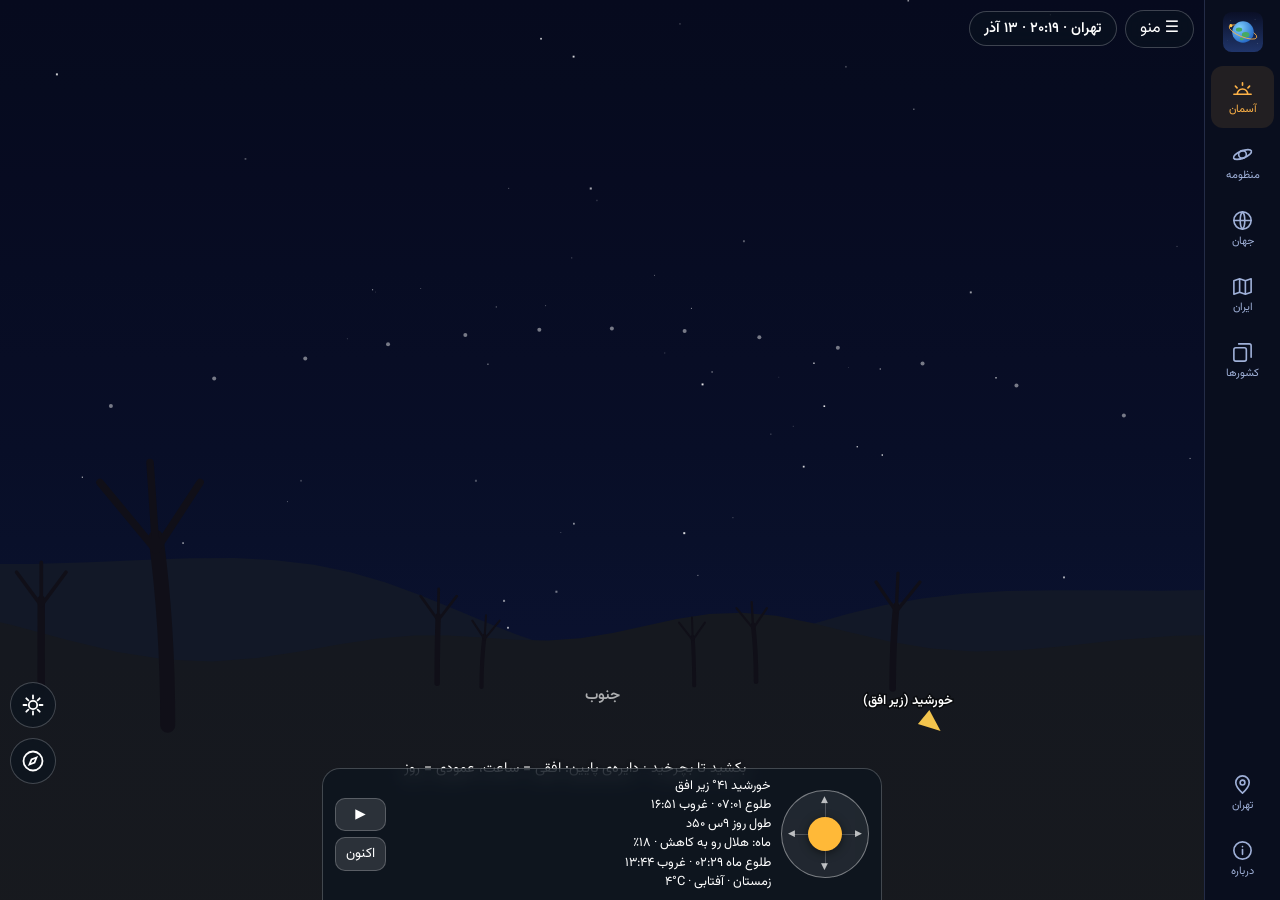
<file: index.html>
<!doctype html>
<html lang="fa" dir="rtl">
<head>
<meta charset="utf-8">
<meta name="viewport" content="width=device-width,initial-scale=1,viewport-fit=cover">
<title>جامـ جمـع و جور</title>
<meta name="description" content="اطلس جهان و ایران، کارت کشورها، گنبد آسمان و منظومهٔ شمسی سه‌بعدی؛ در یک برنامهٔ آفلاین">
<meta name="theme-color" content="#0a0f1f">
<meta name="mobile-web-app-capable" content="yes">
<meta name="apple-mobile-web-app-capable" content="yes">
<meta name="apple-mobile-web-app-status-bar-style" content="black-translucent">
<meta name="apple-mobile-web-app-title" content="جامـ جمـع و جور">
<link rel="manifest" href="manifest.webmanifest">
<link rel="icon" href="assets/icons/icon.svg" type="image/svg+xml">
<link rel="apple-touch-icon" href="assets/icons/apple-touch-icon.png">
<link rel="stylesheet" href="assets/css/shell.css">
</head>
<body>
<svg width="0" height="0" style="position:absolute" aria-hidden="true">
  <symbol id="i-sky" viewBox="0 0 24 24"><path d="M3 18h18M6.5 18a5.5 5.5 0 0 1 11 0M12 6v2.5M4.6 9.6l1.7 1.7M19.4 9.6l-1.7 1.7"/></symbol>
  <symbol id="i-solar" viewBox="0 0 24 24"><circle cx="12" cy="12" r="4"/><ellipse cx="12" cy="12" rx="10" ry="3.8" transform="rotate(-22 12 12)"/></symbol>
  <symbol id="i-atlas" viewBox="0 0 24 24"><circle cx="12" cy="12" r="9"/><path d="M3 12h18M12 3c3.2 3 3.2 15 0 18M12 3c-3.2 3-3.2 15 0 18"/></symbol>
  <symbol id="i-iran" viewBox="0 0 24 24"><path d="M9 4 3 6v14l6-2 6 2 6-2V4l-6 2zM9 4v14M15 6v14"/></symbol>
  <symbol id="i-cards" viewBox="0 0 24 24"><rect x="3" y="7" width="13" height="14" rx="2"/><path d="M8 3h11a2 2 0 0 1 2 2v12"/></symbol>
  <symbol id="i-pin" viewBox="0 0 24 24"><path d="M12 21s7-6.2 7-11a7 7 0 0 0-14 0c0 4.8 7 11 7 11z"/><circle cx="12" cy="10" r="2.5"/></symbol>
  <symbol id="i-info" viewBox="0 0 24 24"><circle cx="12" cy="12" r="9"/><path d="M12 11v5M12 8h.01"/></symbol>
</svg>

<div id="app">
  <nav id="nav" aria-label="بخش‌های برنامه">
    <img class="logo" src="assets/icons/icon.svg" alt="" width="40" height="40">
    <button data-m="sky" title="گنبد آسمان"><svg><use href="#i-sky"/></svg><span>آسمان</span></button>
    <button data-m="solar" title="منظومهٔ شمسی سه‌بعدی"><svg><use href="#i-solar"/></svg><span>منظومه</span></button>
    <button data-m="atlas" title="اطلس جهان"><svg><use href="#i-atlas"/></svg><span>جهان</span></button>
    <button data-m="iran" title="اطلس ایران"><svg><use href="#i-iran"/></svg><span>ایران</span></button>
    <button data-m="countries" title="کارت کشورها"><svg><use href="#i-cards"/></svg><span>کشورها</span></button>
    <i class="sp"></i>
    <button id="bPlace" title="مکان فعلی"><svg><use href="#i-pin"/></svg><span id="pName">مکان</span></button>
    <button id="bAbout" title="دربارهٔ برنامه"><svg><use href="#i-info"/></svg><span>درباره</span></button>
  </nav>
  <main id="stage">
    <div id="boot"><img src="assets/icons/icon.svg" alt="" width="84" height="84"><b><span class="nm">جامـ جمـ</span>ع و جور</b><small>در حال بارگذاری…</small></div>
  </main>
</div>

<div id="sheet" role="dialog" aria-label="مکان" aria-modal="true">
  <div class="bd"></div>
  <div class="box">
    <h2>📍 مکان فعلی</h2>
    <div id="cur"></div>
    <div class="row" id="goRow">
      <button data-g="sky">🌌 آسمان</button><button data-g="solar">🪐 منظومه</button><button data-g="atlas">🗺️ نقشه</button>
    </div>
    <p class="note">مکان بین همهٔ بخش‌ها مشترک است؛ با تغییر آن، آسمان، نشانگر زمین در منظومه و نقشه هماهنگ می‌شوند.</p>
    <div class="srch"><input id="q" type="search" placeholder="جستجوی شهر یا کشور…" autocomplete="off" enterkeyhint="search"><button id="gps" title="موقعیت من">🎯</button></div>
    <div id="res"></div>
  </div>
</div>

<dialog id="about" aria-labelledby="abT">
  <form method="dialog"><button class="x" aria-label="بستن">✕</button></form>
  <div class="ab">
    <img src="assets/icons/icon.svg" alt="" width="72" height="72">
    <h2 id="abT"><span class="nm">جامـ جمـ</span>ع و جور</h2>
    <p class="dim">نسخهٔ <bdi dir="ltr" id="ver">—</bdi></p>
    <details class="chg"><summary>تازه‌های نسخه‌ها</summary><div id="chg"></div></details>
    <p>مجموعه‌ای آموزشی و آفلاین برای شناخت زمین، کشورها و آسمان؛ پنج بخش که با هم در ارتباطند:</p>
    <ul>
      <li><b>گنبد آسمان</b>؛ آسمان بالای هر شهر، در هر ساعت و روز سال</li>
      <li><b>منظومهٔ شمسی</b>؛ مدل سه‌بعدی و فصل‌ها، با نشانگر مکان روی زمین</li>
      <li><b>اطلس جهان</b> و <b>اطلس ایران</b>؛ نقشهٔ تخت و کره، شهرها و فاصله‌ها</li>
      <li><b>کارت کشورها</b>؛ اطلاعات کشورها در قالب کارت</li>
    </ul>
    <p>هر شهر یا کشوری را که انتخاب کنید، از همان‌جا می‌توانید آسمانش را ببینید، جایش را روی زمین در منظومه پیدا کنید یا روی نقشه بروید.</p>
    <div class="by">
      <span class="dim">سازنده</span>
      <b>حسین شیبه</b>
      <a href="https://sheibah.ir" target="_blank" rel="noopener">sheibah.ir</a>
    </div>
    <div id="offSt" class="st">…</div>
    <button id="install" hidden>⬇️ نصب برنامه روی دستگاه</button>
    <p class="iosnote" id="iosNote" hidden>در iPhone و iPad: دکمهٔ اشتراک‌گذاری ← «Add to Home Screen».</p>
    <p class="small dim">ساخته‌شده با Three.js (MIT)، D3.js (ISC) و فونت وزیرمتن (OFL). داده‌ها و مدل‌ها برای آموزش ساده‌سازی شده‌اند و تقریبی‌اند.</p>
  </div>
</dialog>
<div id="toast" role="status" hidden></div>
<noscript><p style="padding:2rem;color:#fff">برای اجرای این برنامه جاوااسکریپت لازم است.</p></noscript>
<script src="assets/js/version.js"></script>
<script src="assets/js/shell.js"></script>
</body>
</html>
</file>
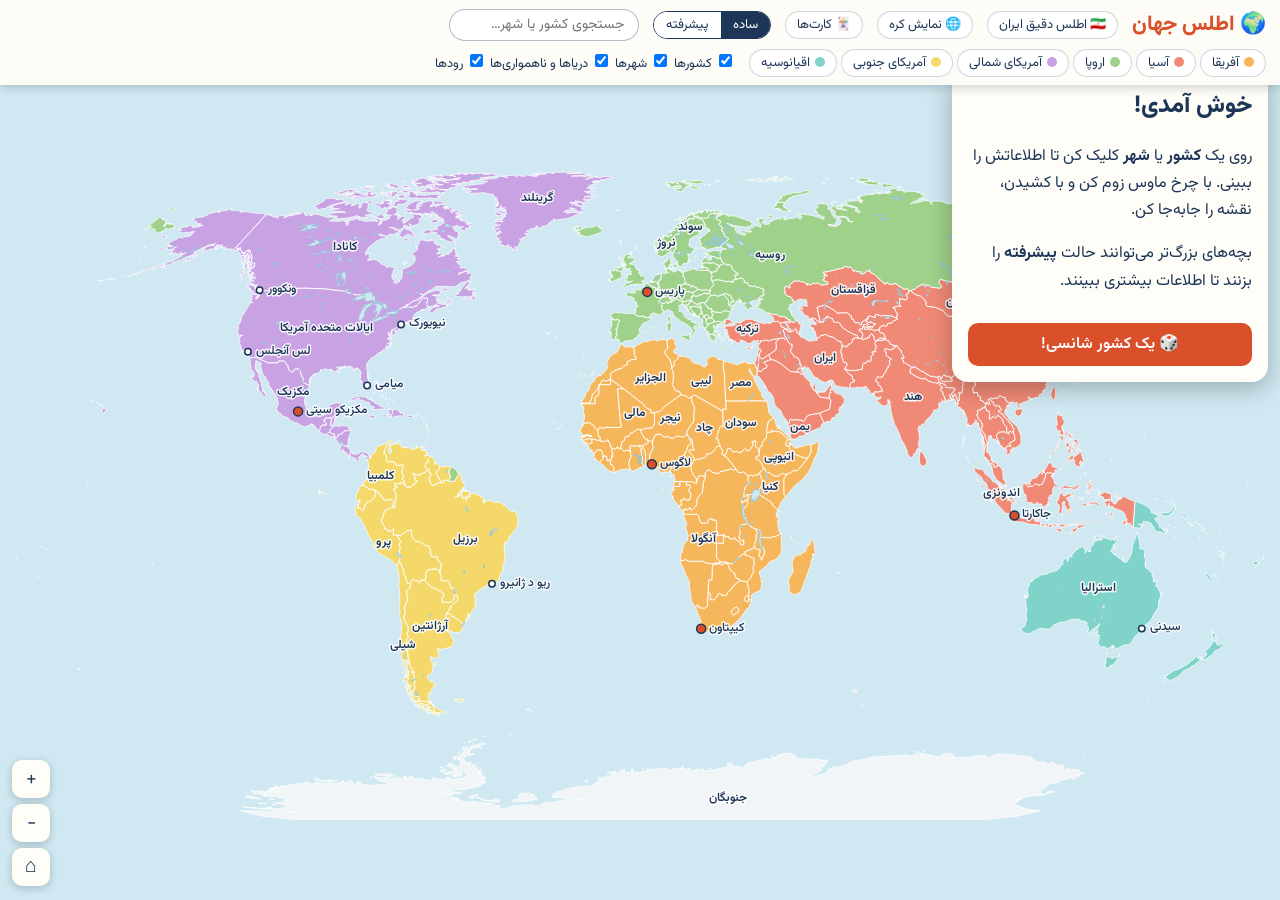
<file: modules/atlas/index.html>
<!doctype html><html lang="fa" dir="rtl"><head><meta charset="utf-8"><meta name="viewport" content="width=device-width,initial-scale=1"><title>اطلس جهان برای کنجکاوها</title>
<style>@font-face{font-family:V;src:url(../../assets/fonts/vazirmatn-subset.woff2) format('woff2');font-weight:100 900}
*{box-sizing:border-box}html,body{margin:0;height:100%;overflow:hidden;font-family:V,Tahoma,'Segoe UI',sans-serif;color:#1d3557;background:#cfe8f1}
#fl{position:absolute;inset:0;width:100%;height:100%;cursor:grab;touch-action:none}
header{position:absolute;top:0;left:0;right:0;z-index:5;display:flex;flex-wrap:wrap;gap:8px 14px;align-items:center;padding:8px 14px;background:#fffdf8f2;box-shadow:0 2px 10px #0003}
h1{font-size:21px;margin:0;font-weight:800;color:#d9502b}
button,input{font:inherit;color:inherit}
.chip{border:1.5px solid #1d355733;background:#fff;border-radius:99px;padding:3px 11px;cursor:pointer;font-size:13px}.chip:hover{background:#fff1e6}
.chip i{display:inline-block;width:10px;height:10px;border-radius:50%;margin-inline-end:5px;vertical-align:-1px}
.seg{display:flex;border:1.5px solid #1d3557;border-radius:99px;overflow:hidden}.seg button{border:0;background:#fff;padding:3px 12px;cursor:pointer;font-size:13px}.seg .on{background:#1d3557;color:#fff}
label{font-size:13px;cursor:pointer;white-space:nowrap}
#q{border:1.5px solid #1d355755;border-radius:99px;padding:4px 14px;width:190px;font-size:14px}
#gl{position:absolute;inset:0;width:100%;height:100%;display:none;cursor:grab;touch-action:none;background:radial-gradient(circle at 40% 45%,#16304f,#07111f)}
#res{position:absolute;top:100%;background:#fff;border-radius:10px;box-shadow:0 4px 14px #0003;min-width:220px;overflow:hidden}#res div{padding:6px 14px;cursor:pointer;font-size:14px}#res div:hover{background:#fff1e6}#res small{opacity:.55;margin-inline-start:8px}
#panel{position:absolute;right:12px;z-index:4;top:70px;inset-inline-start:12px;width:316px;max-height:calc(100% - 86px);overflow:auto;background:#fffdf8;border-radius:16px;padding:16px;box-shadow:0 6px 24px #0004;line-height:1.7}
#panel h2{margin:0;font-size:24px;font-weight:800}#panel h3{margin:14px 0 4px;font-size:14px;color:#d9502b;border-bottom:2px solid #d9502b33}
.hd{display:flex;gap:12px;align-items:center;margin-bottom:8px}.fl{width:72px;flex:none;border-radius:6px;overflow:hidden;box-shadow:0 0 0 1px #0003;line-height:0}.fl svg{width:100%;height:auto}
.r{display:flex;justify-content:space-between;gap:10px;padding:5px 0;border-bottom:1px dashed #1d355726;font-size:14px}.r b{font-weight:600;text-align:left}
.big{width:100%;margin-top:12px;background:#d9502b;color:#fff;border:0;border-radius:10px;padding:8px;cursor:pointer;font-weight:600}
#zm{position:absolute;left:12px;bottom:14px;z-index:4;display:flex;flex-direction:column;gap:6px}#zm button{width:38px;height:38px;border-radius:10px;border:0;background:#fffdf8;font-size:20px;cursor:pointer;box-shadow:0 2px 8px #0003}
#tip{position:fixed;z-index:9;pointer-events:none;background:#1d3557;color:#fff;border-radius:8px;padding:2px 10px;font-size:13px;display:none}
#cG path{stroke:#fff;stroke-width:.7;vector-effect:non-scaling-stroke;cursor:pointer}#cG path:hover{filter:brightness(1.08)}#cG path.sel{stroke:#1d3557;stroke-width:2.2}
.lk{fill:#cfe8f1;stroke:#8fc1da;stroke-width:.6;vector-effect:non-scaling-stroke}.rv{fill:none;stroke:#62aed6;stroke-width:1;vector-effect:non-scaling-stroke}
.l text{font-size:12px;font-weight:600;fill:#1d3557;text-anchor:middle;dominant-baseline:central;paint-order:stroke;stroke:#fff;stroke-opacity:.85;stroke-width:3px;stroke-linejoin:round;pointer-events:none}
.l.t text,.l.k text{text-anchor:start;font-size:11.5px;font-weight:500}.l.t{cursor:pointer}.l.t circle{fill:#fff;stroke:#1d3557;stroke-width:1.5}.l.t.cap circle{fill:#d9502b}
.l.m text,.l.r text,.l.l text{fill:#2a7aa6;font-style:italic;stroke:#cfe8f1}.l.r text{stroke:#fff}.l.k{cursor:help}.l.k path{fill:#8b5a2b;stroke:#fff;stroke-width:1}.l.k text{fill:#6b4423;font-size:11px;pointer-events:auto}.l.p text{fill:#7a4b1e;font-size:11px}

*{-webkit-tap-highlight-color:transparent}a.chip{text-decoration:none;color:inherit}
#gear,.x{display:none}#hint{display:none}
@media(max-width:760px){
 header{padding:6px 10px;gap:6px 8px}h1{font-size:17px}#gear{display:inline-block}
 #lyr{display:none;width:100%;order:10;background:#fff;border-radius:12px;padding:6px 12px;line-height:2.1}header.open #lyr{display:block}header:not(.open) #ch,header a[href="atlas-iran.html"]{display:none}
 #ch{order:8;width:100%;overflow-x:auto;white-space:nowrap;display:flex;gap:6px}#q{flex:1;min-width:110px}.seg button{padding:3px 10px}
 #panel{top:auto;bottom:0;left:0;right:0;inset-inline-start:0;width:auto;max-height:46vh;border-radius:18px 18px 0 0;padding:16px 16px 22px}
 #panel.empty{display:none}#panel:not(.empty)~#hint{display:none}#panel:not(.empty)~#zm{top:auto;bottom:calc(var(--ph,46vh) + 12px);transform:none}#panel{z-index:6}.x{width:38px!important;height:38px!important;font-size:17px!important}
 #hint{display:block;position:absolute;bottom:16px;left:50%;transform:translateX(-50%);background:#1d3557d9;color:#fff;padding:6px 16px;border-radius:99px;font-size:13px;z-index:4;pointer-events:none;white-space:nowrap}
 .x{display:block;position:absolute;top:10px;left:12px;border:0;background:#0001;border-radius:50%;width:32px;height:32px;font-size:15px;cursor:pointer}
 #zm{bottom:auto;top:50%;transform:translateY(-50%)}#zm button{width:42px;height:42px}
}
</style></head><body>
<header><h1>🌍 اطلس جهان</h1><a class="chip" href="#" data-go="iran" style="text-decoration:none;color:inherit">🇮🇷 اطلس دقیق ایران</a><button class="chip" id="mode">🌐 نمایش کره</button><a class="chip" href="#" data-go="countries">🃏 کارت‌ها</a><button class="chip" id="gear">⚙️</button><div class="seg" id="lv"><button data-v="simple" class="on">ساده</button><button data-v="adv">پیشرفته</button></div>
<div style="position:relative"><input id="q" placeholder="جستجوی کشور یا شهر…" autocomplete="off"><div id="res"></div></div><div id="ch"></div>
<span id="lyr"><label><input type="checkbox" data-l="names" checked> کشورها</label> <label><input type="checkbox" data-l="cities" checked> شهرها</label> <label><input type="checkbox" data-l="nature" checked> دریاها و ناهمواری‌ها</label> <label><input type="checkbox" data-l="water" checked> رودها</label></span></header>
<canvas id="gl"></canvas><canvas id="fl"></canvas>
<div id="panel"></div><div id="hint">روی یک کشور یا شهر بزنید ☝️</div><div id="zm"><button id="zi">+</button><button id="zo">−</button><button id="zr" title="کل جهان">⌂</button></div><div id="tip"></div>
<script src="../../assets/lib/d3.min.js"></script>
<script src="data.js"></script><script src="../../assets/js/bridge.js"></script><script src="app.js"></script></body></html>
</file>
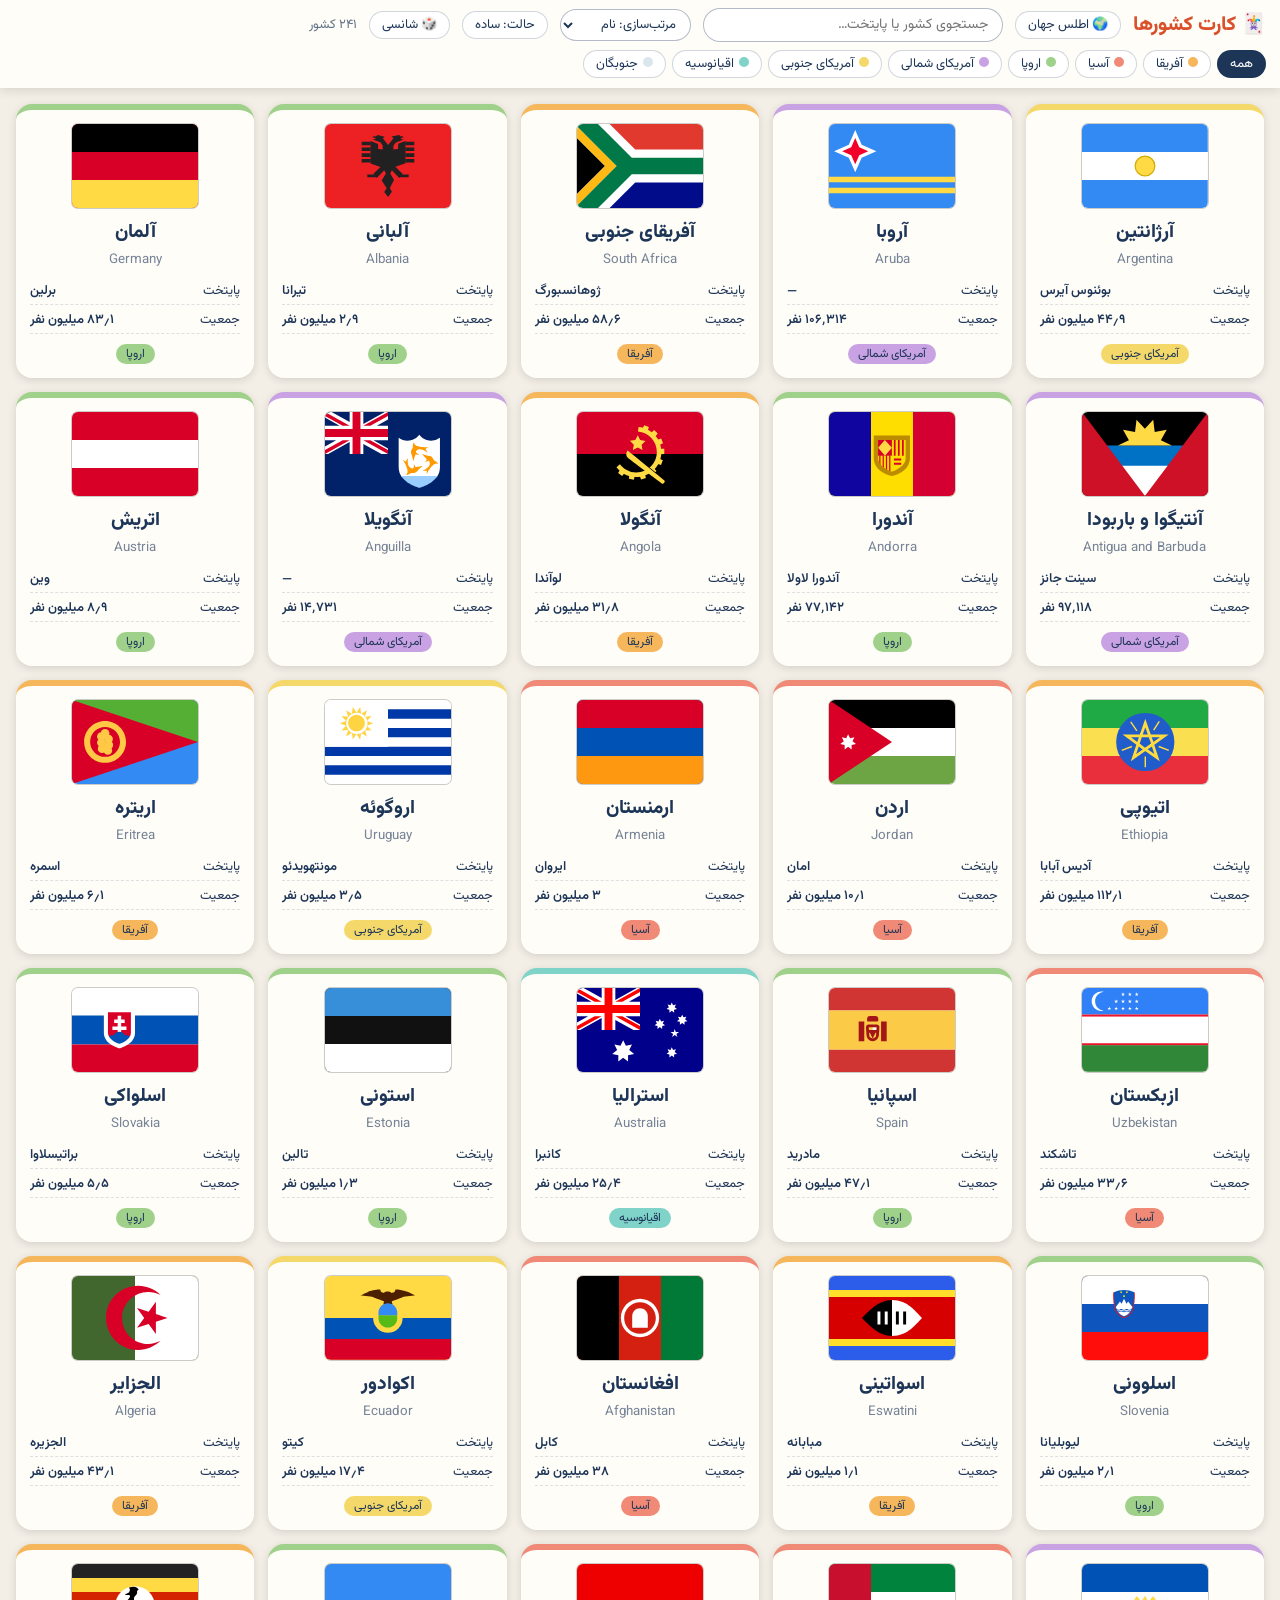
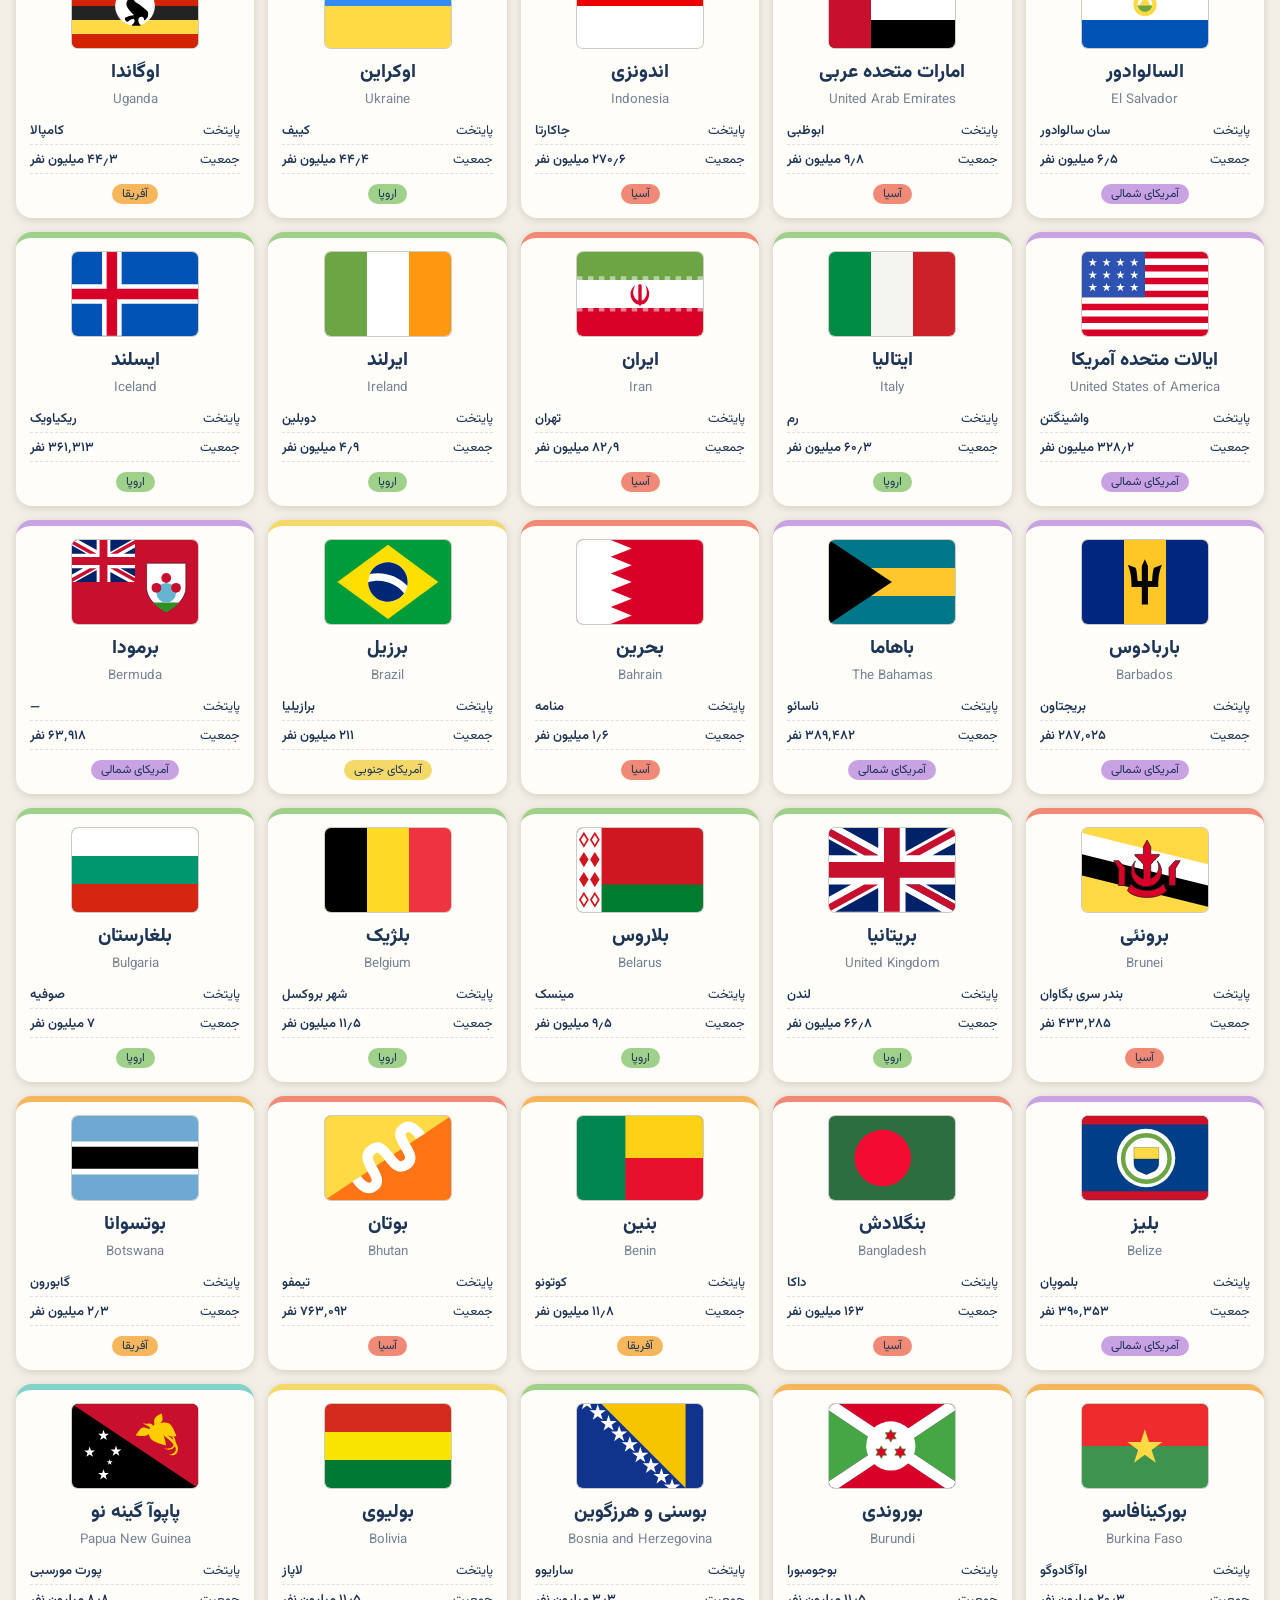
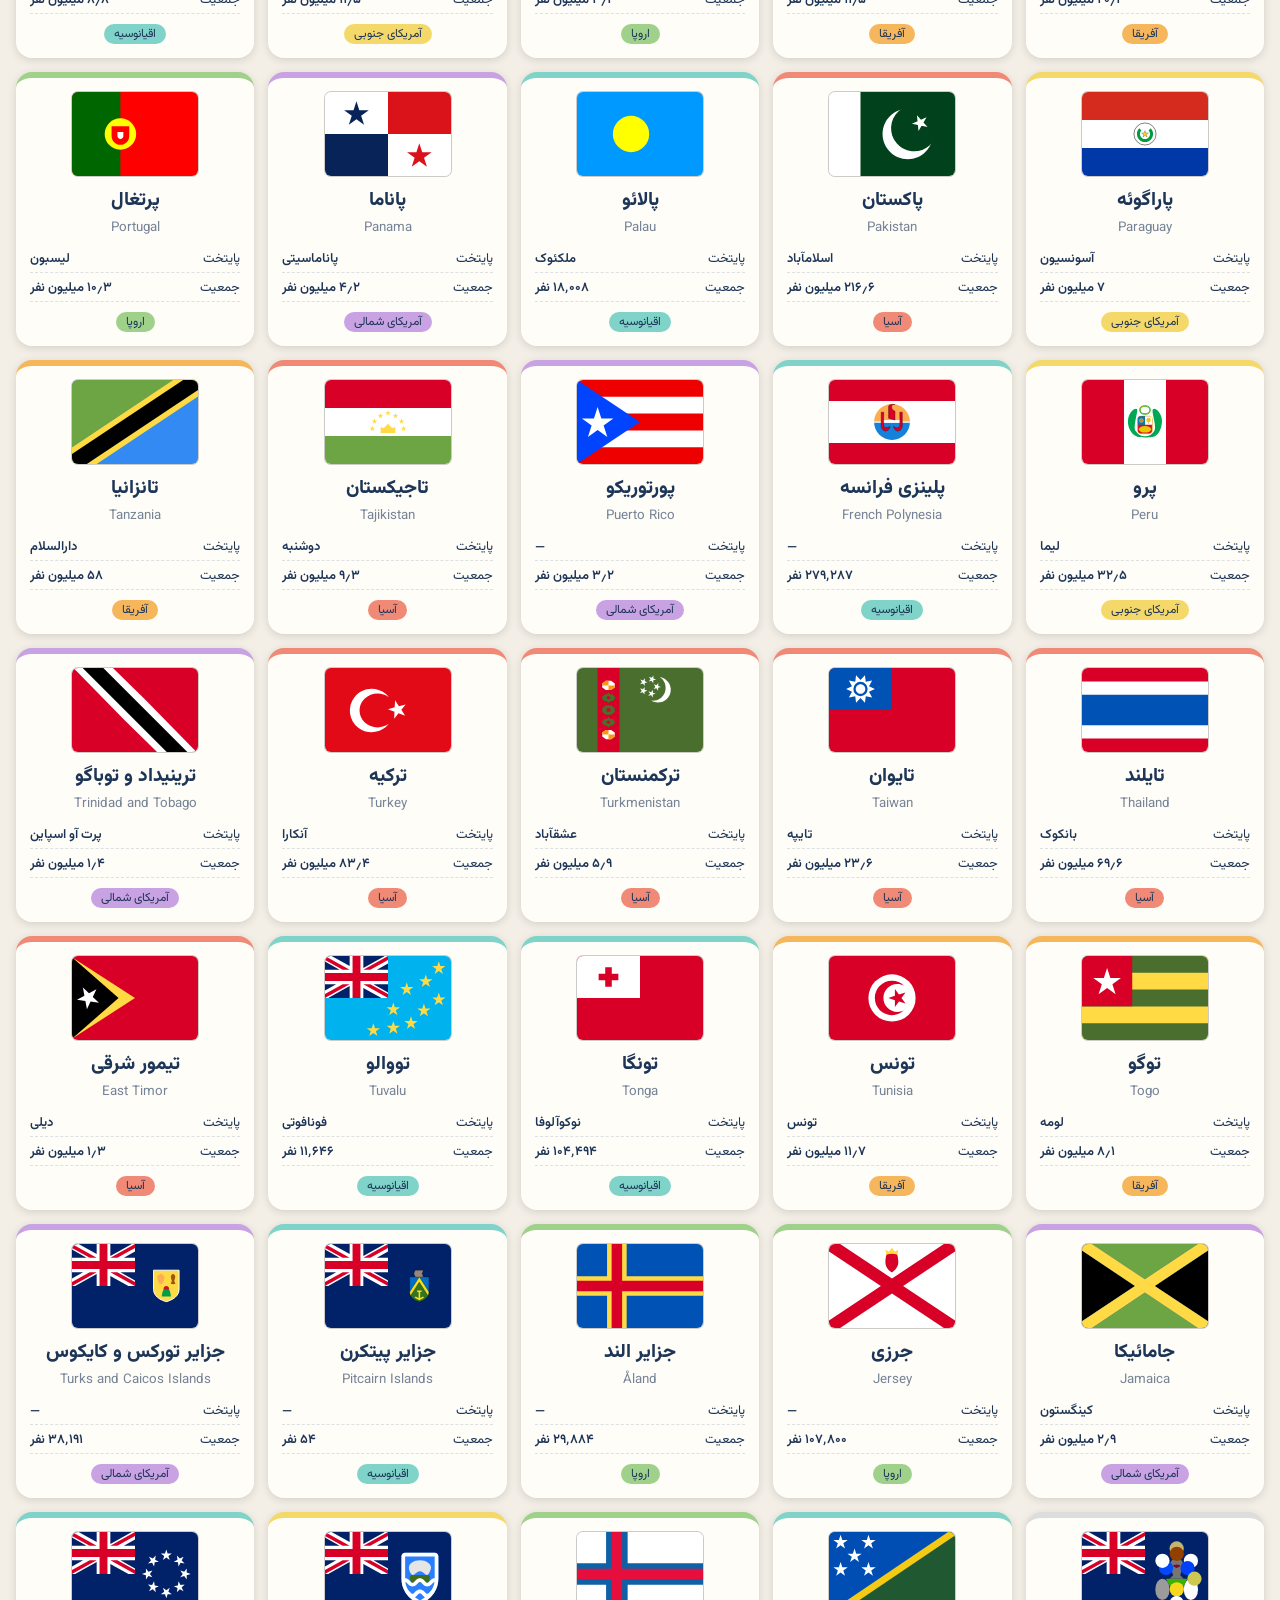
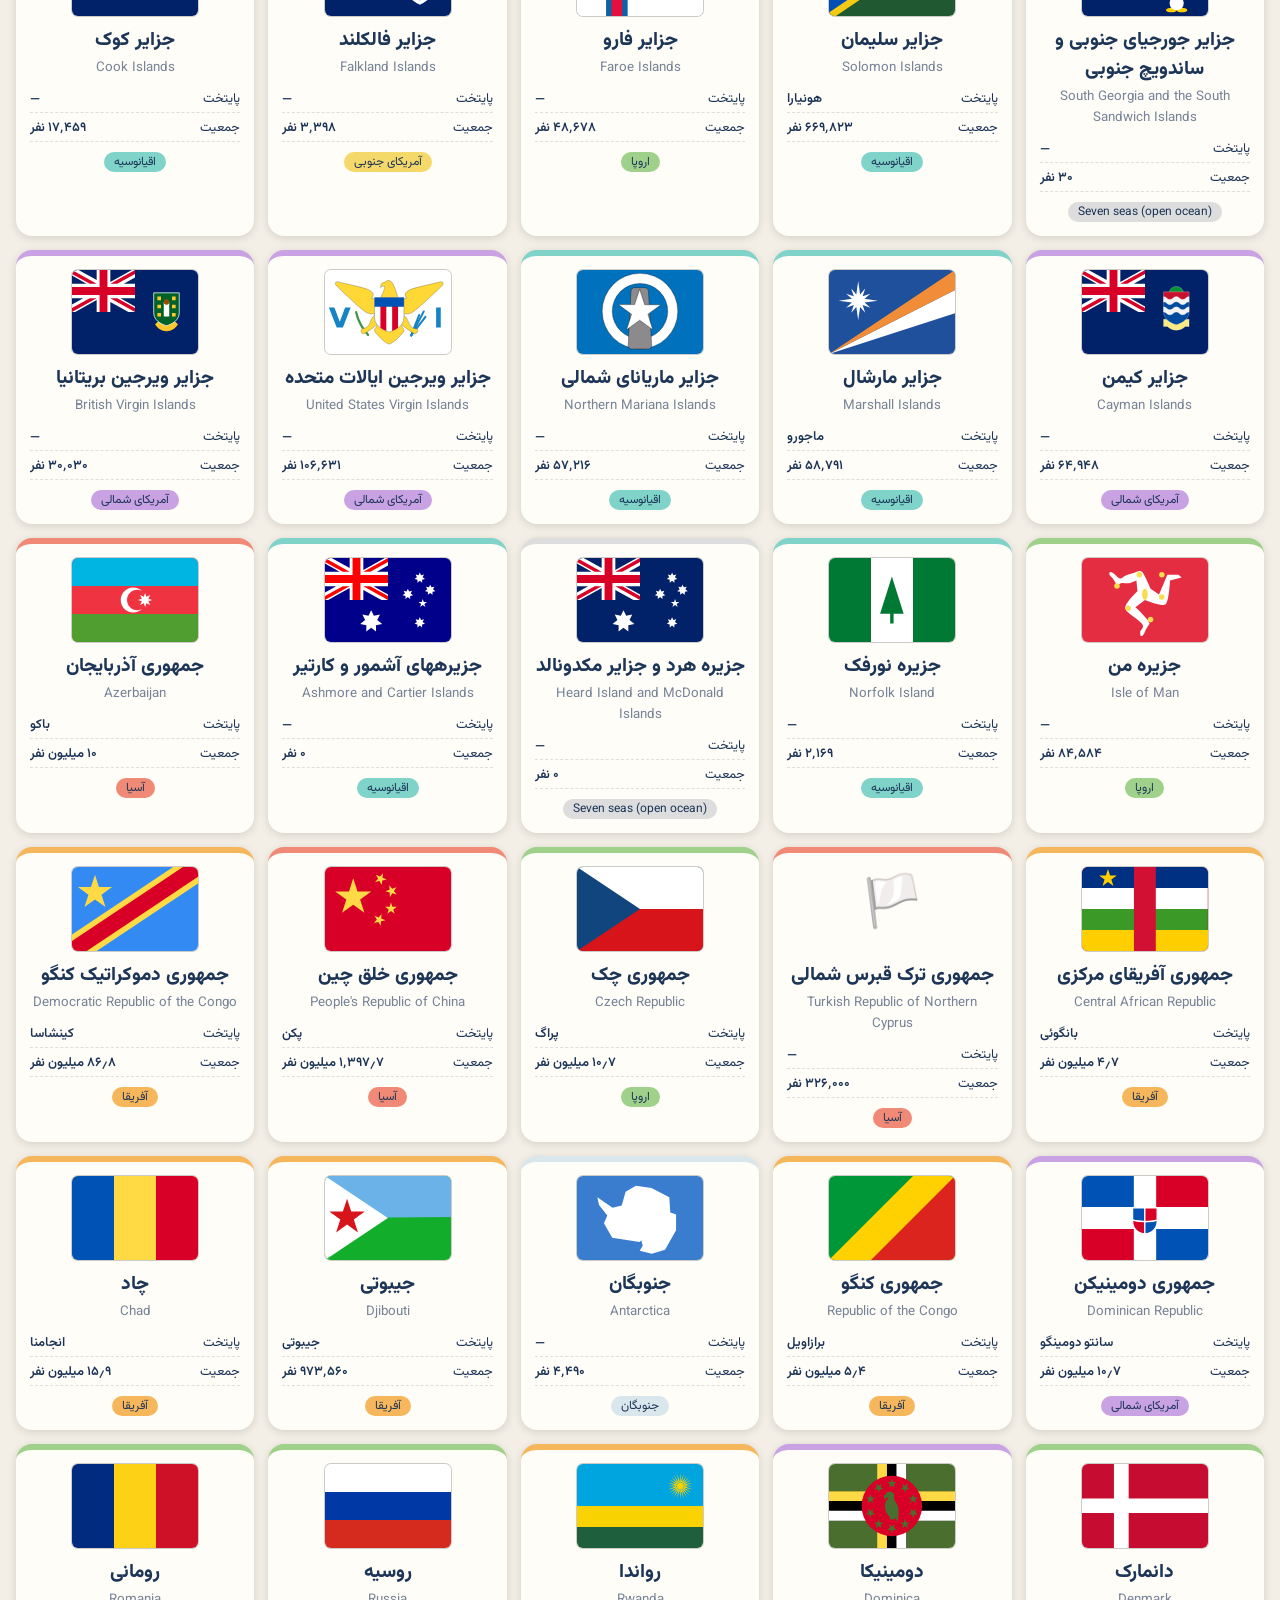
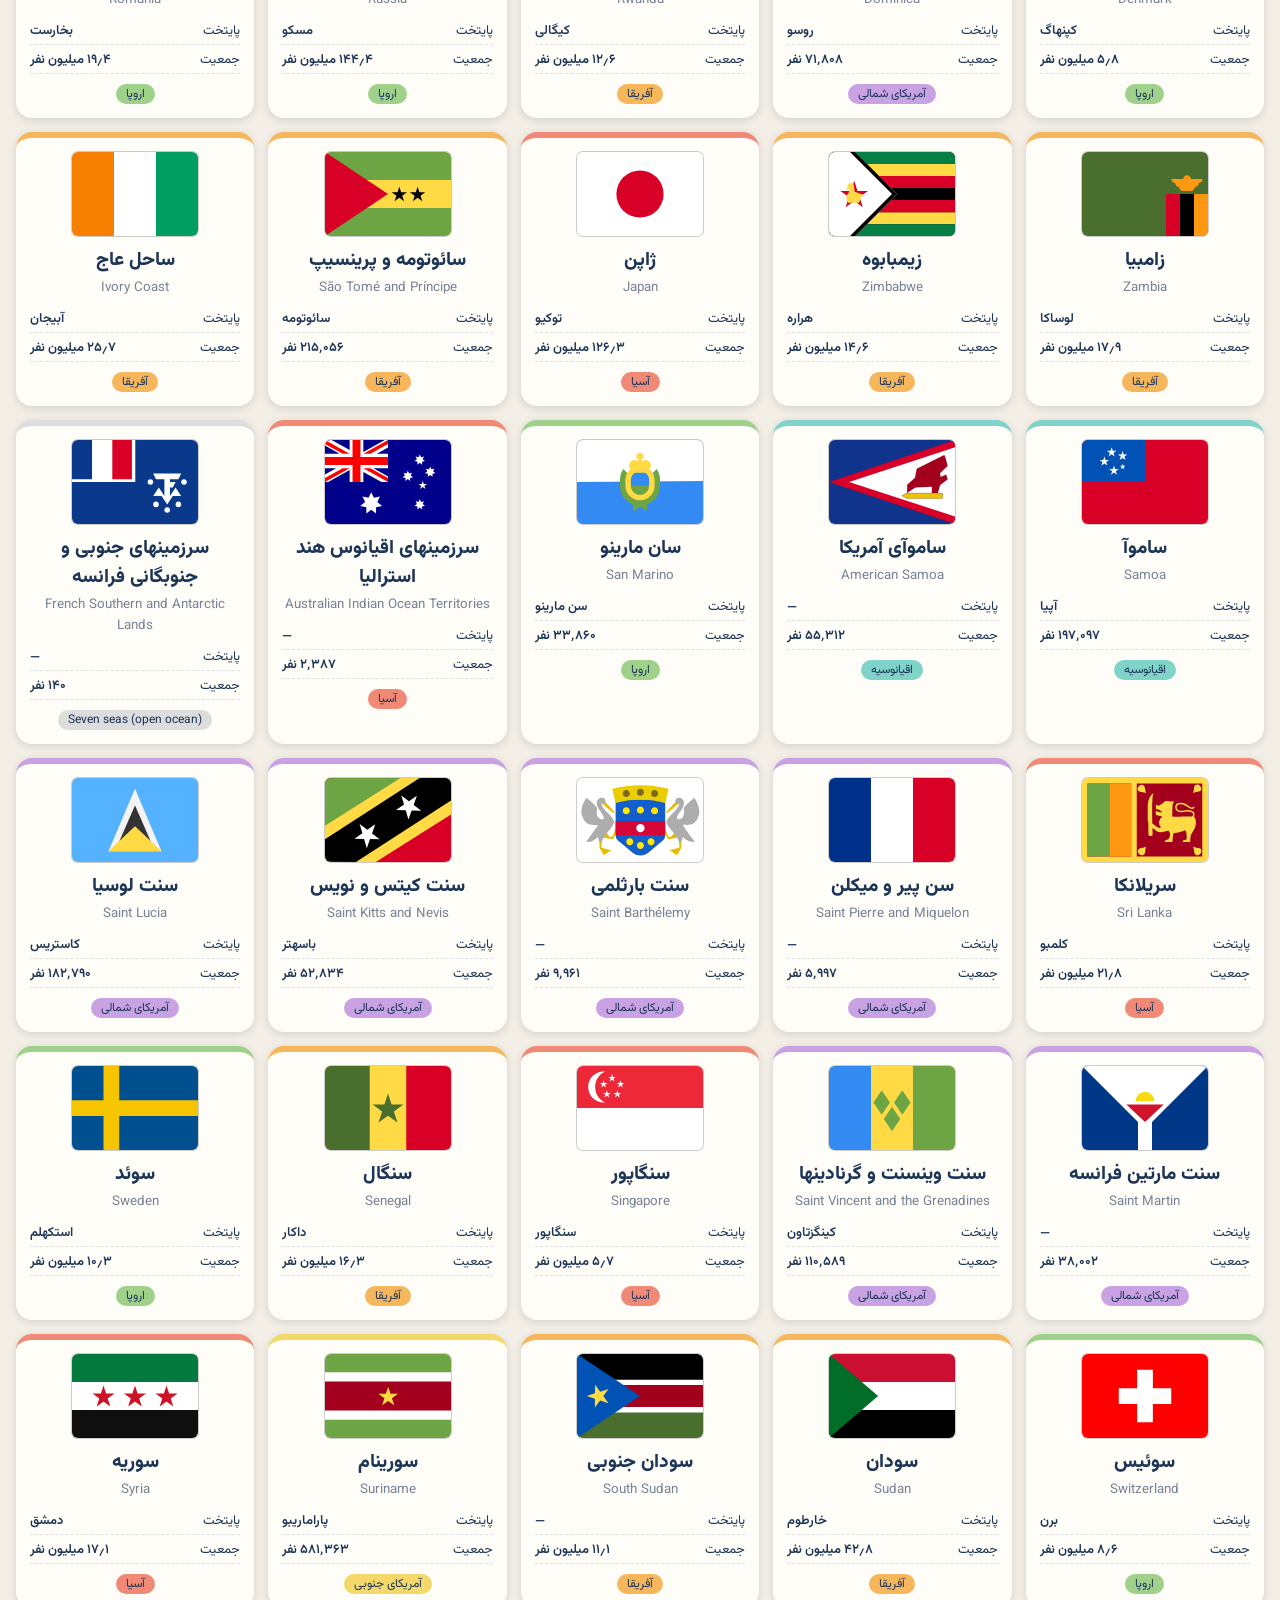
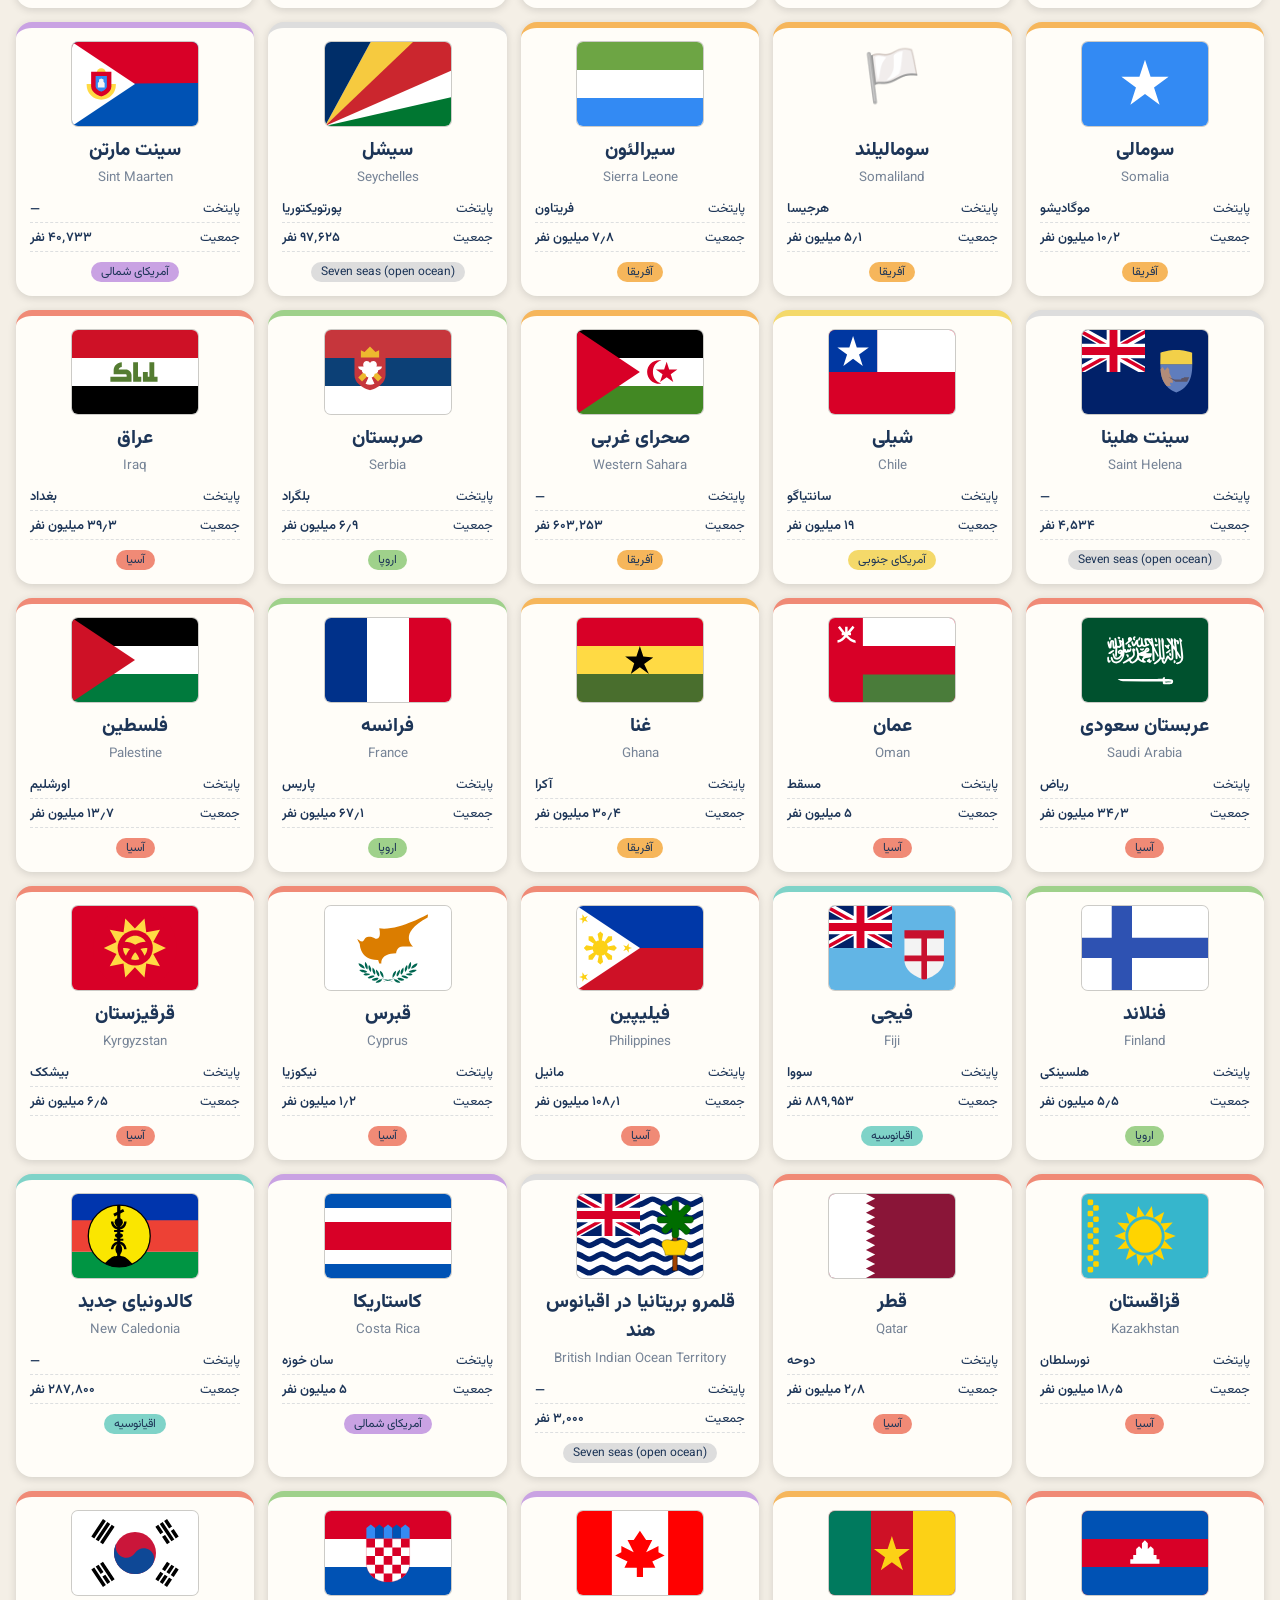
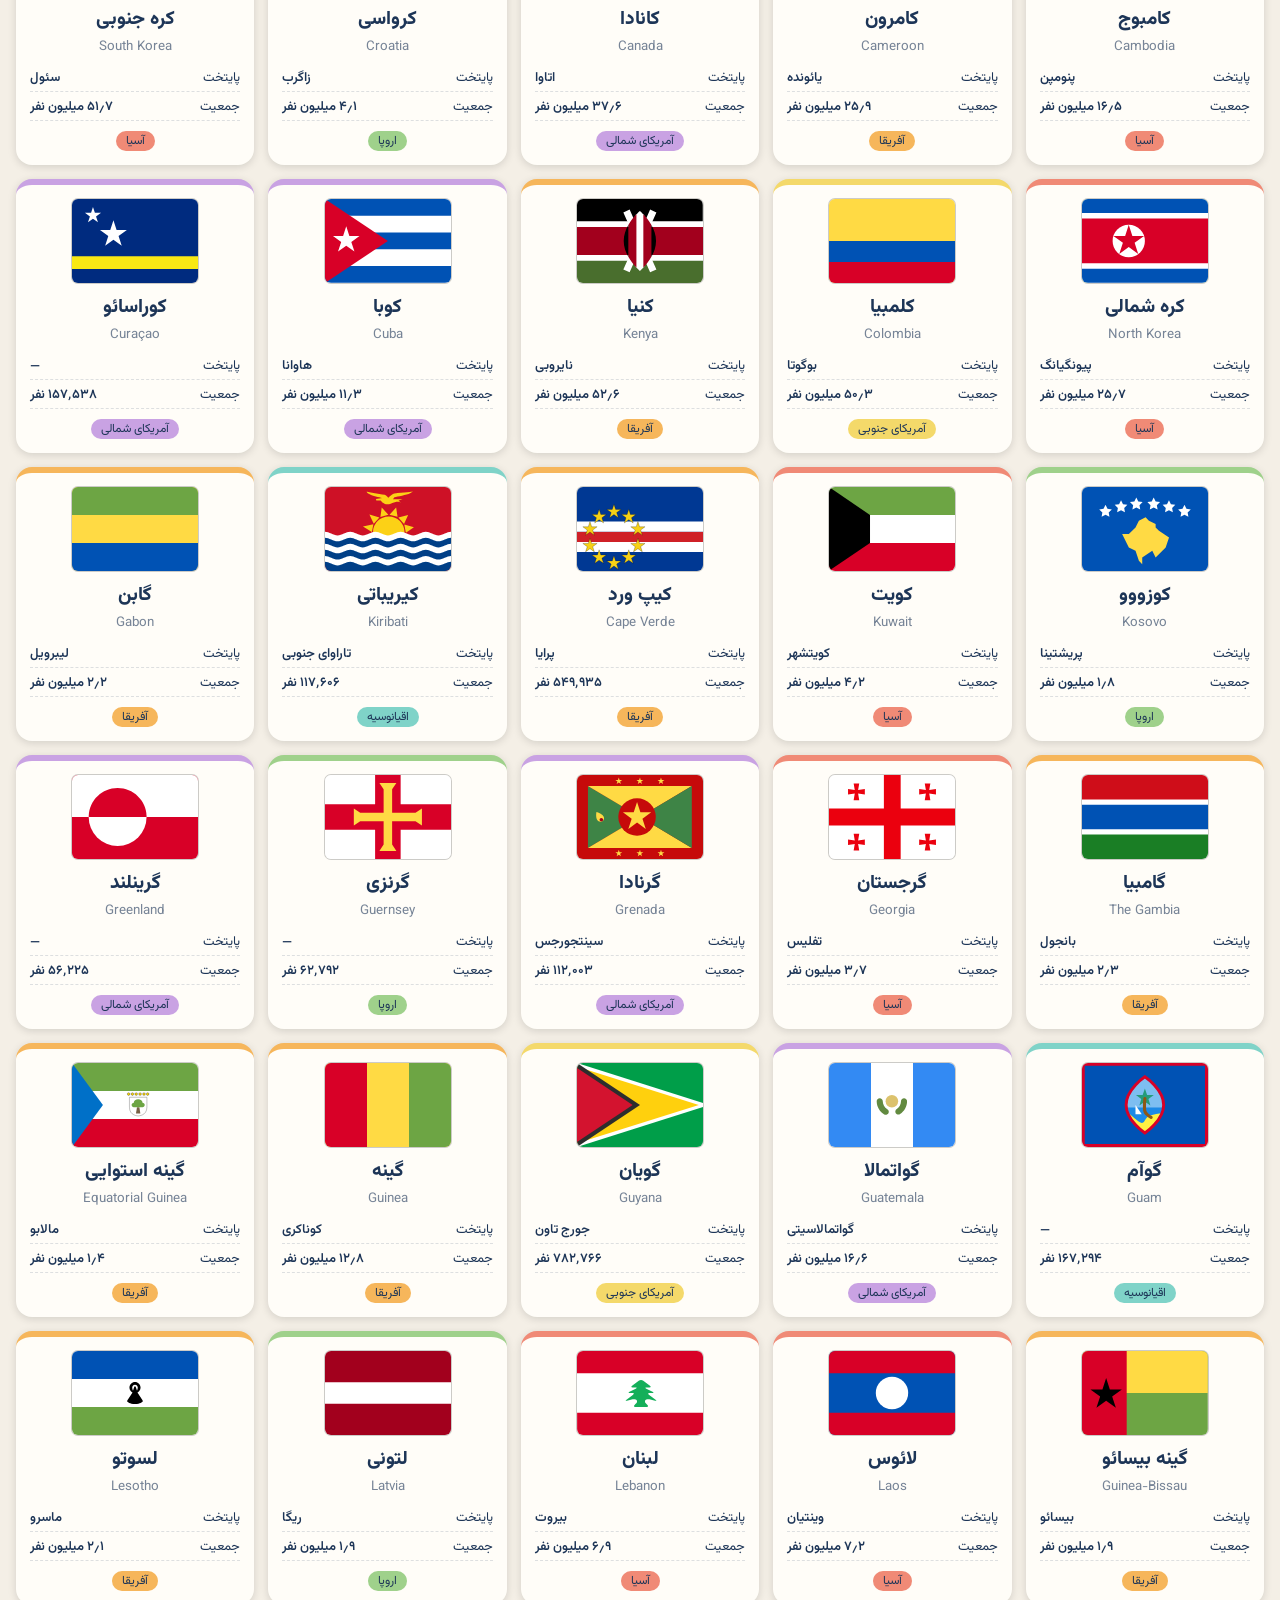
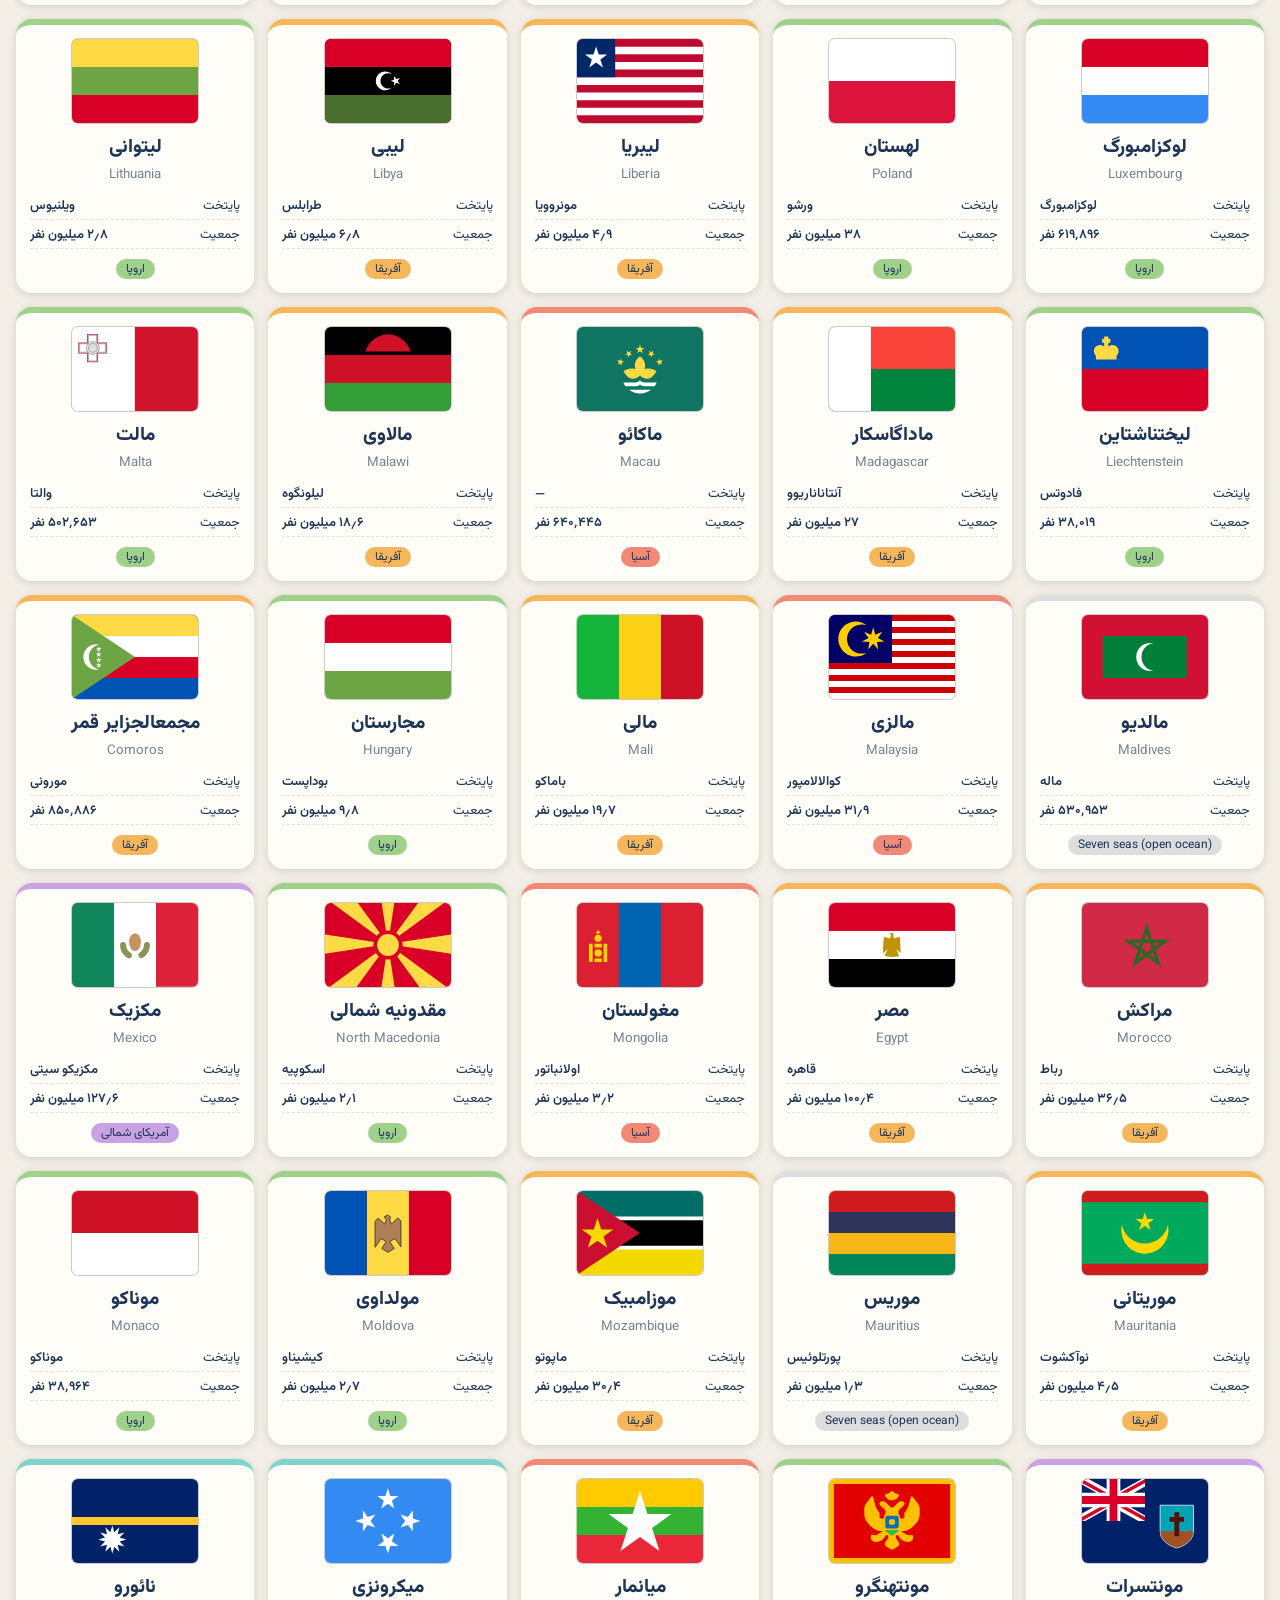
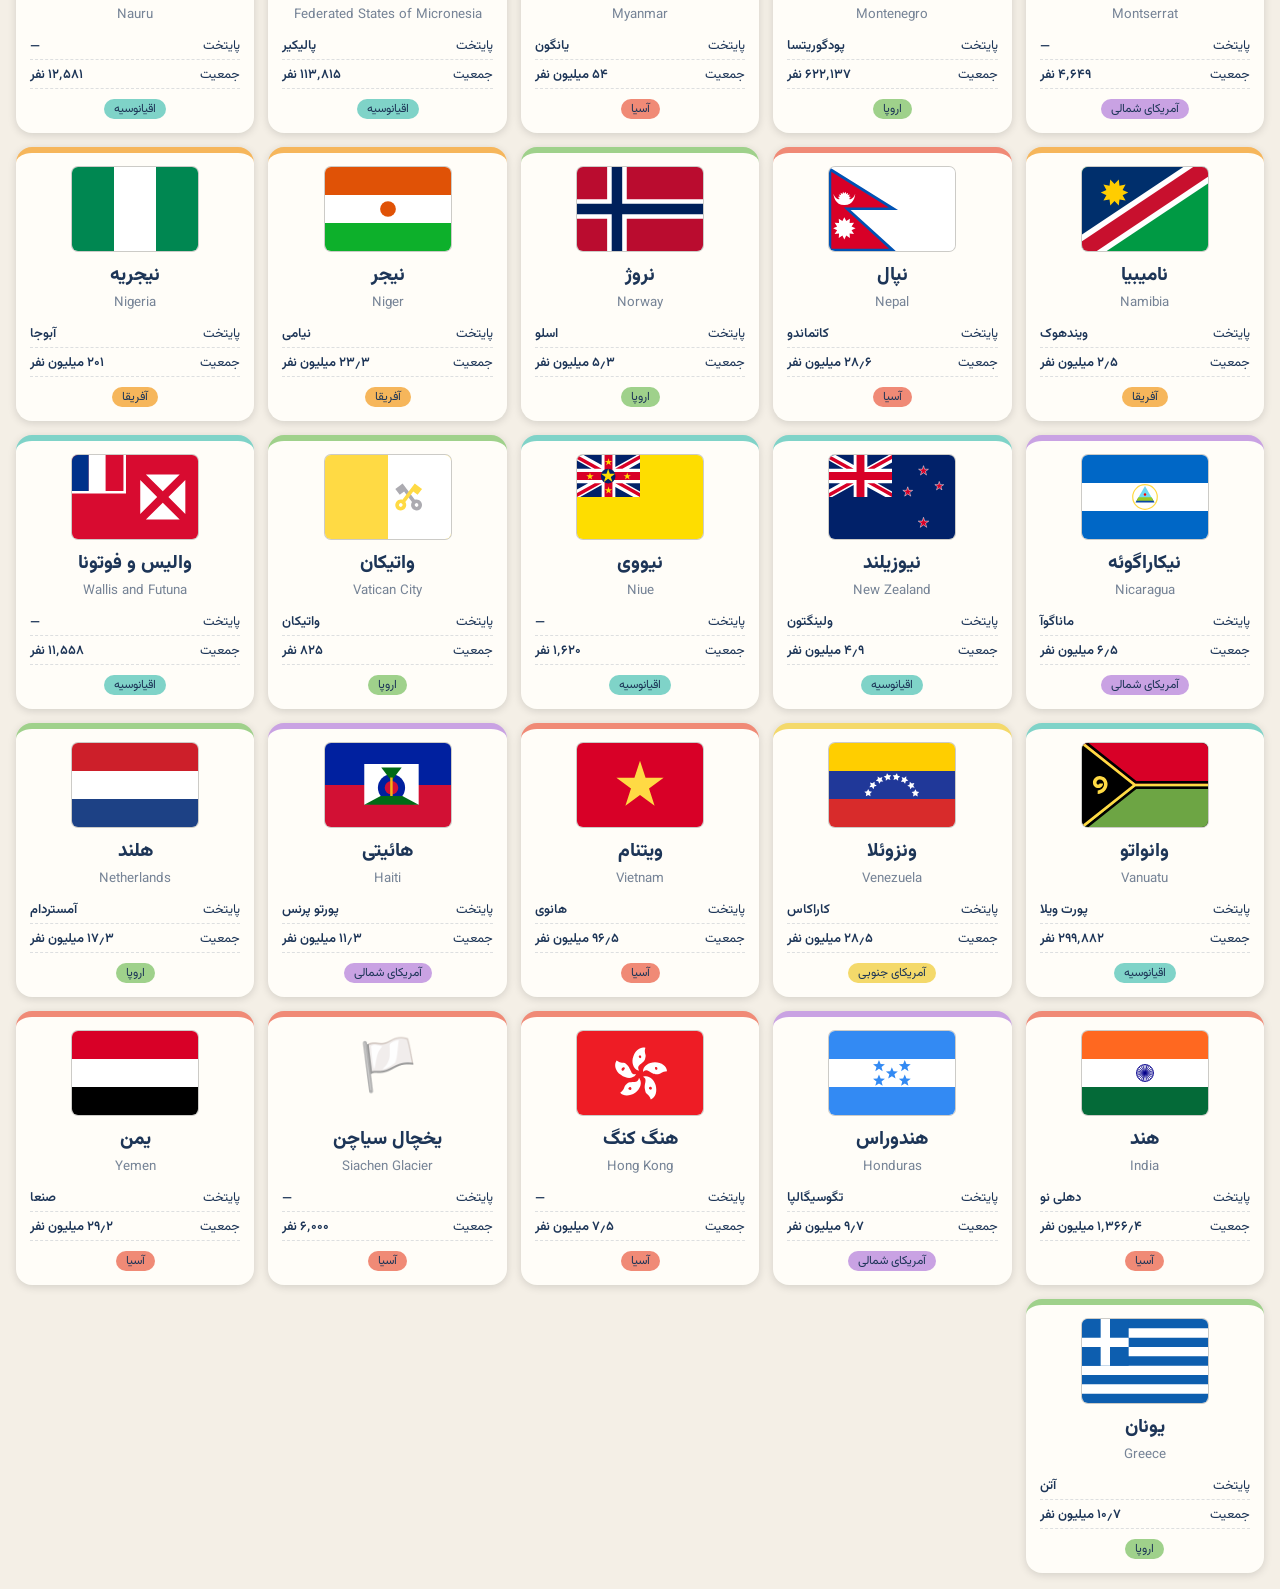
<file: modules/countries/index.html>
<!doctype html><html lang="fa" dir="rtl"><head><meta charset="utf-8"><meta name="viewport" content="width=device-width,initial-scale=1"><title>کارت کشورها</title>
<style>@font-face{font-family:V;src:url(../../assets/fonts/vazirmatn-subset.woff2) format('woff2');font-weight:100 900}
*{box-sizing:border-box;-webkit-tap-highlight-color:transparent}body{margin:0;font-family:V,Tahoma,'Segoe UI',sans-serif;color:#1d3557;background:#f4efe6}
header{position:sticky;top:0;z-index:5;background:#fffdf8f2;box-shadow:0 2px 10px #0002;padding:8px 14px;display:flex;flex-wrap:wrap;gap:8px 12px;align-items:center}
h1{font-size:20px;margin:0;font-weight:800;color:#d9502b}button,input,select{font:inherit;color:inherit}
.chip{border:1.5px solid #1d355733;background:#fff;border-radius:99px;padding:3px 12px;cursor:pointer;font-size:13px;text-decoration:none;color:inherit;white-space:nowrap}.chip.on{background:#1d3557;color:#fff}
.chip i{display:inline-block;width:10px;height:10px;border-radius:50%;margin-inline-end:5px}
#q{border:1.5px solid #1d355755;border-radius:99px;padding:5px 14px;width:200px;font-size:14px;flex:1;min-width:130px;max-width:300px}
select{border:1.5px solid #1d355755;border-radius:99px;padding:4px 10px;background:#fff;font-size:13px}
#ch{display:flex;gap:6px;overflow-x:auto;width:100%;padding-bottom:2px}#cnt{font-size:13px;opacity:.7}
#grid{display:grid;grid-template-columns:repeat(auto-fill,minmax(210px,1fr));gap:14px;padding:16px;max-width:1500px;margin:auto}
.cd{background:#fffdf8;border-radius:16px;padding:14px;box-shadow:0 2px 8px #0002;border-top:6px solid var(--c);cursor:pointer;position:relative;transition:transform .15s,box-shadow .15s;display:flex;flex-direction:column;gap:2px}
.cd:hover{transform:translateY(-3px);box-shadow:0 8px 20px #0003}
.fl{height:84px;margin-bottom:8px;display:flex;justify-content:center}.fl img{height:100%;border-radius:6px;box-shadow:0 0 0 1px #0003;background:#eee}.fl span{font-size:50px}
.cd h3{margin:0;font-size:19px;font-weight:800;text-align:center}.cd small{text-align:center;opacity:.6;margin-bottom:6px}
.ln{display:flex;justify-content:space-between;gap:8px;font-size:13px;padding:3px 0;border-bottom:1px dashed #1d355726}.ln b{font-weight:600}
.tag{align-self:center;margin-top:8px;font-style:normal;font-size:12px;background:var(--c);padding:1px 10px;border-radius:99px}
#mo{position:fixed;inset:0;background:#0007;z-index:20;display:none;align-items:center;justify-content:center;padding:14px}#mo.on{display:flex}
#box{background:#fffdf8;border-radius:20px;padding:20px;width:100%;max-width:440px;max-height:92vh;overflow:auto;position:relative}
#box .fl{height:110px}#box h2{margin:0;text-align:center;font-size:26px;font-weight:800}#box h4{margin:12px 0 2px;color:#d9502b;font-size:14px;border-bottom:2px solid #d9502b33}
.x{position:absolute;top:10px;left:12px;border:0;background:#0001;border-radius:50%;width:32px;height:32px;cursor:pointer;font-size:15px}
.big{display:block;text-align:center;text-decoration:none;margin-top:10px;background:#d9502b;color:#fff;border-radius:10px;padding:9px;font-weight:600}.big.g{background:#0b7a4b}
@media(max-width:760px){header{padding:6px 10px}h1{font-size:17px}#grid{grid-template-columns:repeat(2,1fr);gap:10px;padding:10px}.cd{padding:10px}.fl{height:62px}.cd h3{font-size:16px}.ln{font-size:12px}}
</style></head><body>
<header><h1>🃏 کارت کشورها</h1><a class="chip" href="#" data-go="atlas">🌍 اطلس جهان</a><input id="q" placeholder="جستجوی کشور یا پایتخت…"><select id="so"><option value="n">مرتب‌سازی: نام</option><option value="p">بیشترین جمعیت</option><option value="a">بیشترین مساحت</option></select>
<button class="chip" id="lv">حالت: ساده</button><button class="chip" id="rn">🎲 شانسی</button><span id="cnt"></span><div id="ch"></div></header>
<main id="grid"></main><div id="mo"><div id="box"></div></div>
<script src="data.js"></script><script src="../../assets/js/bridge.js"></script><script src="app.js"></script></body></html>
</file>
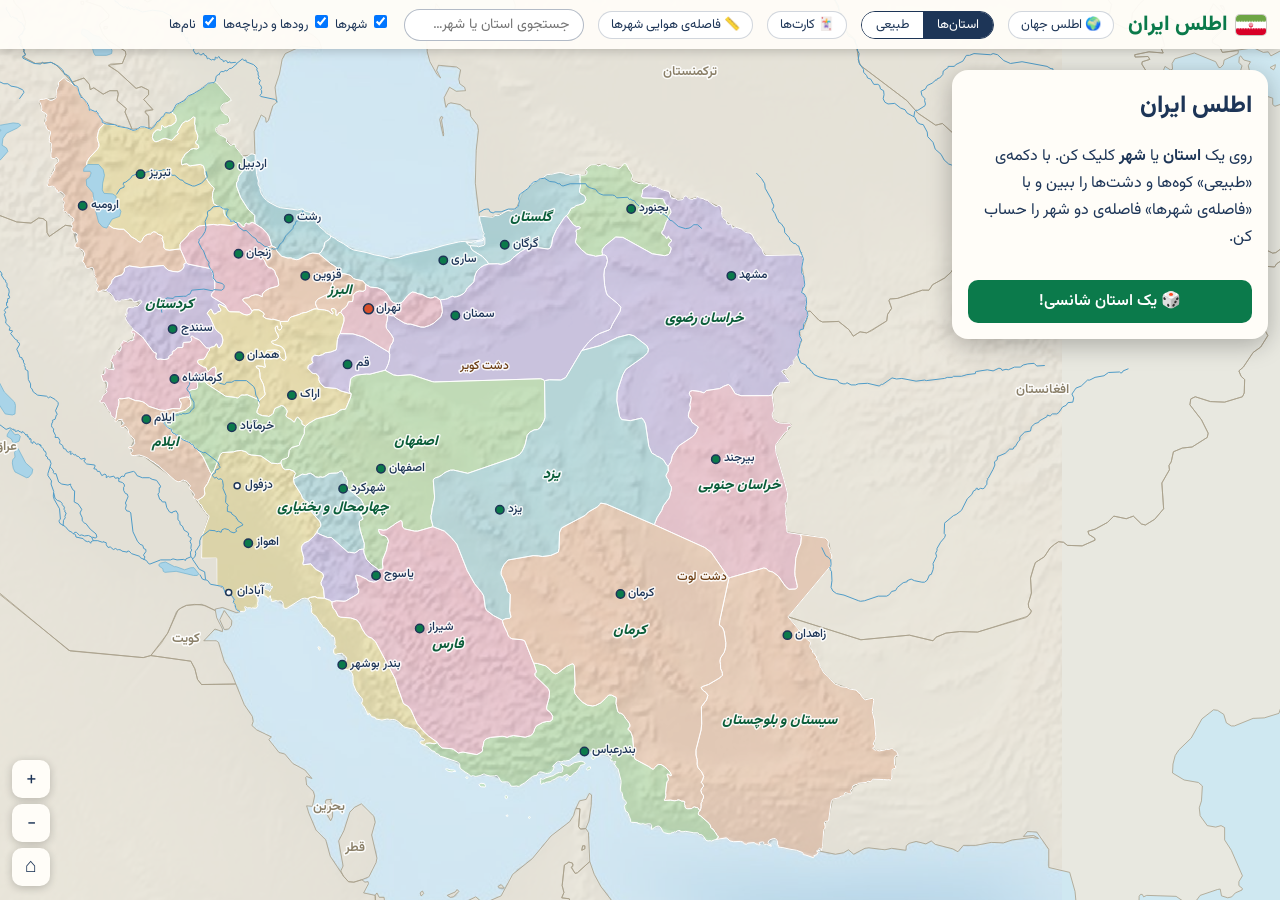
<file: modules/iran/index.html>
<!doctype html><html lang="fa" dir="rtl"><head><meta charset="utf-8"><meta name="viewport" content="width=device-width,initial-scale=1"><title>اطلس ایران</title>
<style>@font-face{font-family:V;src:url(../../assets/fonts/vazirmatn-subset.woff2) format('woff2');font-weight:100 900}
*{box-sizing:border-box}html,body{margin:0;height:100%;overflow:hidden;font-family:V,Tahoma,'Segoe UI',sans-serif;color:#1d3557;background:#cfe8f1}
#fl{position:absolute;inset:0;width:100%;height:100%;cursor:grab;touch-action:none}
header{position:absolute;top:0;left:0;right:0;z-index:5;display:flex;flex-wrap:wrap;gap:8px 14px;align-items:center;padding:8px 14px;background:#fffdf8f2;box-shadow:0 2px 10px #0003}
h1{font-size:21px;margin:0;font-weight:800;color:#0b7a4b;display:flex;gap:8px;align-items:center}h1 .f{width:30px;line-height:0;border-radius:4px;overflow:hidden;box-shadow:0 0 0 1px #0003}h1 .f svg{width:100%;height:auto}
button,input,select{font:inherit;color:inherit}
.chip{border:1.5px solid #1d355733;background:#fff;border-radius:99px;padding:3px 12px;cursor:pointer;font-size:13px;text-decoration:none;color:inherit}.chip:hover{background:#e8f6ee}
.seg{display:flex;border:1.5px solid #1d3557;border-radius:99px;overflow:hidden}.seg button{border:0;background:#fff;padding:3px 14px;cursor:pointer;font-size:13px}.seg .on{background:#1d3557;color:#fff}
label{font-size:13px;cursor:pointer;white-space:nowrap}
#q{border:1.5px solid #1d355755;border-radius:99px;padding:4px 14px;width:180px;font-size:14px}
#res{position:absolute;top:100%;background:#fff;border-radius:10px;box-shadow:0 4px 14px #0003;min-width:220px;overflow:hidden}#res div{padding:6px 14px;cursor:pointer;font-size:14px}#res div:hover{background:#e8f6ee}#res small{opacity:.55;margin-inline-start:8px}
#panel{position:absolute;right:12px;z-index:4;top:70px;inset-inline-start:12px;width:316px;max-height:calc(100% - 86px);overflow:auto;background:#fffdf8;border-radius:16px;padding:16px;box-shadow:0 6px 24px #0004;line-height:1.7}
#panel h2{margin:0;font-size:24px;font-weight:800}#panel h3{margin:14px 0 4px;font-size:14px;color:#0b7a4b;border-bottom:2px solid #0b7a4b33}
.r{display:flex;justify-content:space-between;gap:10px;padding:5px 0;border-bottom:1px dashed #1d355726;font-size:14px}.r b{font-weight:600;text-align:left}
.big{width:100%;margin-top:12px;background:#0b7a4b;color:#fff;border:0;border-radius:10px;padding:8px;cursor:pointer;font-weight:600}
select{width:100%;margin:4px 0;padding:6px;border-radius:8px;border:1.5px solid #1d355755;background:#fff}
.note{font-size:12px;opacity:.7;margin-top:8px}.res{font-size:15px;margin-top:8px}
#zm{position:absolute;left:12px;bottom:14px;z-index:4;display:flex;flex-direction:column;gap:6px}#zm button{width:38px;height:38px;border-radius:10px;border:0;background:#fffdf8;font-size:20px;cursor:pointer;box-shadow:0 2px 8px #0003}
#tip{position:fixed;z-index:9;pointer-events:none;background:#1d3557;color:#fff;border-radius:8px;padding:2px 10px;font-size:13px;display:none}
.nb{fill:#efe9dc;fill-opacity:.8;stroke:#a89f8a;stroke-width:.8;vector-effect:non-scaling-stroke}
#pG path{stroke:#fff;stroke-width:1;vector-effect:non-scaling-stroke;cursor:pointer;fill-opacity:.6}#pG path:hover{fill-opacity:.85}#pG path.sel{stroke:#1d3557;stroke-width:2.4}
.nat #pG path{fill-opacity:0;stroke:#5b3a1e;stroke-dasharray:5 3;stroke-width:1.1}.nat #pG path:hover{fill-opacity:.15}.nat .nb{fill-opacity:0}.pol #rl{opacity:.5}
.lk{fill:#a9d4e8;stroke:#6fb0cf;stroke-width:.7;vector-effect:non-scaling-stroke;pointer-events:none}.rv{fill:none;stroke:#4f9cc8;stroke-width:1;vector-effect:non-scaling-stroke;pointer-events:none}
.rd{fill:none;stroke:#c0392b;stroke-width:1.6;stroke-opacity:.8;vector-effect:non-scaling-stroke;pointer-events:none}
.rt{fill:none;stroke:#d9502b;stroke-width:3.5;stroke-dasharray:7 5;vector-effect:non-scaling-stroke;pointer-events:none}
.l text{font-size:12px;font-weight:600;fill:#1d3557;text-anchor:middle;dominant-baseline:central;paint-order:stroke;stroke:#fff;stroke-opacity:.85;stroke-width:3px;stroke-linejoin:round;pointer-events:none}
.l.pr text{font-size:14px;font-weight:800;fill:#0b5e3a;stroke-opacity:.7}.l.c text{fill:#8a7f68;font-size:13px}
.l.t text,.l.k text{text-anchor:start;font-size:11.5px;font-weight:500}.l.t,.l.k{cursor:pointer}.l.t circle{fill:#fff;stroke:#1d3557;stroke-width:1.5}.l.t.pc circle{fill:#0b7a4b}.l.t.cap circle{fill:#d9502b}
.l.m text,.l.r text,.l.l text{fill:#1f6f9c;font-style:italic}.l.p text{fill:#6d3f14;font-size:12px}.l.k path{fill:#8b5a2b;stroke:#fff;stroke-width:1}.l.k text{fill:#6b4423;font-size:11px}

*{-webkit-tap-highlight-color:transparent}a.chip{text-decoration:none;color:inherit}
#gear,.x{display:none}#hint{display:none}
@media(max-width:760px){
 header{padding:6px 10px;gap:6px 8px}h1{font-size:17px}#gear{display:inline-block}
 #lyr{display:none;width:100%;order:10;background:#fff;border-radius:12px;padding:6px 12px;line-height:2.1}header.open #lyr{display:block}header:not(.open) #ch,header a[href="atlas-iran.html"]{display:none}
 #ch{order:8;width:100%;overflow-x:auto;white-space:nowrap;display:flex;gap:6px}#q{flex:1;min-width:110px}.seg button{padding:3px 10px}
 #panel{top:auto;bottom:0;left:0;right:0;inset-inline-start:0;width:auto;max-height:46vh;border-radius:18px 18px 0 0;padding:16px 16px 22px}
 #panel.empty{display:none}#panel:not(.empty)~#hint{display:none}#panel:not(.empty)~#zm{top:auto;bottom:calc(var(--ph,46vh) + 12px);transform:none}#panel{z-index:6}.x{width:38px!important;height:38px!important;font-size:17px!important}
 #hint{display:block;position:absolute;bottom:16px;left:50%;transform:translateX(-50%);background:#1d3557d9;color:#fff;padding:6px 16px;border-radius:99px;font-size:13px;z-index:4;pointer-events:none;white-space:nowrap}
 .x{display:block;position:absolute;top:10px;left:12px;border:0;background:#0001;border-radius:50%;width:32px;height:32px;font-size:15px;cursor:pointer}
 #zm{bottom:auto;top:50%;transform:translateY(-50%)}#zm button{width:42px;height:42px}
}
</style></head><body>
<header><h1><span class="f"><svg xmlns="http://www.w3.org/2000/svg" viewBox="0 0 513 342"><path fill="#FFF" d="M0 0h512v342H0z"/><path fill="#6DA544" d="M0 0h513v114H0z"/><g fill="#D80027"><path d="M0 227.9h513v114H0zM278.8 134.8c.1 2 8.7 26.2 4.4 39.4-6.6 20.3-15.8 21.8-19.8 24.5V134l-6.9-4.2-6.9 4.2v64.7c-4-2.7-12.4-2.4-19.8-24.5-4.3-12.7 5.7-37.3 5.8-39.2 0 0-9.5 8.1-15.8 24-5.9 14.8 1.9 49.6 29.5 54.8 2.3.4 4.7 5.6 7.2 5.6 2.1 0 4.1-5.2 6-5.5 28.4-4.6 35-41.7 29.9-55.6-5.4-14.6-13.6-23.5-13.6-23.5z"/></g><g fill="#FFF" opacity=".5"><path d="M44.6 98.9h22.3v24.4H44.6zM0 98.9h22.3v24.4H0zM89.2 98.9h22.3v24.4H89.2zM133.8 98.9h22.3v24.4h-22.3zM178.4 98.9h22.3v24.4h-22.3zM223 98.9h22.3v24.4H223zM267.7 98.9H290v24.4h-22.3zM312.3 98.9h22.3v24.4h-22.3zM356.9 98.9h22.3v24.4h-22.3zM401.5 98.9h22.3v24.4h-22.3zM446.1 98.9h22.3v24.4h-22.3zM490.7 98.9H513v24.4h-22.3zM44.6 216.9h22.3v25.5H44.6zM0 216.9h22.3v25.5H0zM89.2 216.9h22.3v25.5H89.2zM133.8 216.9h22.3v25.5h-22.3zM178.4 216.9h22.3v25.5h-22.3zM223 216.9h22.3v25.5H223zM267.7 216.9H290v25.5h-22.3zM312.3 216.9h22.3v25.5h-22.3zM356.9 216.9h22.3v25.5h-22.3zM401.5 216.9h22.3v25.5h-22.3zM446.1 216.9h22.3v25.5h-22.3zM490.7 216.9H513v25.5h-22.3z"/></g></svg></span>اطلس ایران</h1><a class="chip" href="#" data-go="atlas">🌍 اطلس جهان</a>
<div class="seg" id="md"><button data-v="pol" class="on">استان‌ها</button><button data-v="nat">طبیعی</button></div>
<a class="chip" href="#" data-go="countries">🃏 کارت‌ها</a><button class="chip" id="gear">⚙️</button><button class="chip" id="dist">📏 فاصله‌ی هوایی شهرها</button>
<div style="position:relative"><input id="q" placeholder="جستجوی استان یا شهر…" autocomplete="off"><div id="res"></div></div>
<span id="lyr"><label><input type="checkbox" data-l="cities" checked> شهرها</label>  <label><input type="checkbox" data-l="water" checked> رودها و دریاچه‌ها</label> <label><input type="checkbox" data-l="labels" checked> نام‌ها</label></span></header>
<canvas id="fl"></canvas>
<div id="panel"></div><div id="hint">روی یک استان یا شهر بزنید ☝️</div><div id="zm"><button id="zi">+</button><button id="zo">−</button><button id="zr" title="کل ایران">⌂</button></div><div id="tip"></div>
<script src="../../assets/lib/d3.min.js"></script>
<script src="data.js"></script><script src="../../assets/js/bridge.js"></script><script src="app.js"></script></body></html>
</file>
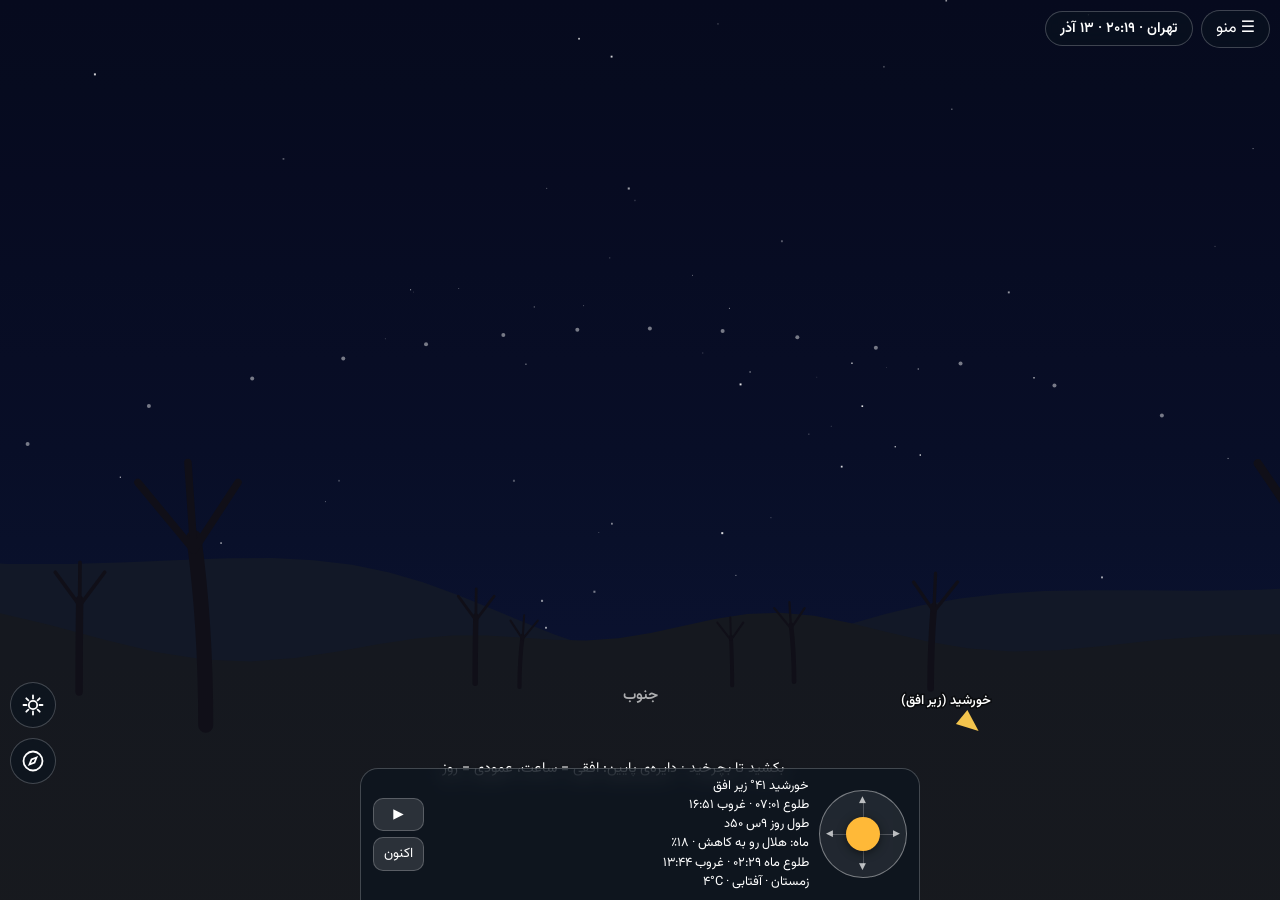
<file: modules/sky/index.html>
<!DOCTYPE html>
<html lang="fa" dir="rtl">
<head>
<meta charset="utf-8">
<meta name="viewport" content="width=device-width, initial-scale=1, viewport-fit=cover">
<title>گنبد آسمان</title>
<style>@font-face{font-family:'Vazirmatn';src:url(../../assets/fonts/vazirmatn-subset.woff2) format('woff2');font-weight:100 900;font-display:swap}</style>
<style>
:root{--ac:#ffb938;--bh:calc(106px + env(safe-area-inset-bottom,0px));--gl:rgba(10,20,32,.62);--ln:rgba(255,255,255,.22);--mu:#b4c4d0}
*{box-sizing:border-box}[hidden]{display:none!important}
html,body{height:100%;margin:0;overflow:hidden;background:#000;overscroll-behavior:none}
body{color:#fff;font-family:'Vazirmatn',Tahoma,system-ui,sans-serif;line-height:1.6}
canvas{position:fixed;inset:0;width:100%;height:100%;display:block;touch-action:none;cursor:grab}
button,select{font:inherit;color:#fff;background:rgba(255,255,255,.12);border:1px solid var(--ln);border-radius:10px;padding:5px 12px;cursor:pointer;max-width:100%;color-scheme:dark}
button:focus-visible,select:focus-visible,#pad:focus-visible,canvas:focus-visible{outline:2px solid var(--ac);outline-offset:2px}
.gl{background:var(--gl);backdrop-filter:blur(10px);-webkit-backdrop-filter:blur(10px);border:1px solid var(--ln)}
.top{position:fixed;top:calc(env(safe-area-inset-top,0px) + 10px);inset-inline:10px;display:flex;gap:8px;align-items:center;pointer-events:none}
.top>*{pointer-events:auto}
.top .gl{border-radius:22px;padding:5px 14px;color:#fff}
.chip{font-weight:600;font-size:.9rem;max-width:calc(100% - 96px);overflow:hidden;text-overflow:ellipsis;white-space:nowrap;cursor:pointer;font-family:inherit}
.drop{position:fixed;top:calc(env(safe-area-inset-top,0px) + 56px);inset-inline:10px;max-width:400px;border-radius:16px;padding:12px;display:grid;gap:8px;opacity:0;visibility:hidden;transform:translateY(-14px);transition:transform .25s,opacity .25s,visibility .25s}
.drop.open{opacity:1;visibility:visible;transform:none}
.g2{display:grid;grid-template-columns:auto 1fr;gap:6px 10px;align-items:center}
.g2 label{color:var(--mu);font-size:.85rem}
.r{display:flex;flex-wrap:wrap;gap:8px}
.sm{color:var(--mu);font-size:.8rem}
#dg{margin:0;white-space:pre-wrap;font:inherit;font-size:.8rem;background:rgba(0,0,0,.35);border-radius:8px;padding:8px}
.bar{position:fixed;bottom:0;inset-inline:0;margin-inline:auto;max-width:560px;display:flex;align-items:center;gap:10px;padding:8px 12px calc(8px + env(safe-area-inset-bottom,0px));border-radius:18px 18px 0 0;border-bottom:0}
#pad{width:88px;height:88px;flex:none;border-radius:50%;position:relative;touch-action:none;cursor:pointer;border:1.5px solid rgba(255,255,255,.4);
background:linear-gradient(rgba(255,255,255,.22),rgba(255,255,255,.22)) center/1px 72% no-repeat,linear-gradient(rgba(255,255,255,.22),rgba(255,255,255,.22)) center/72% 1px no-repeat,rgba(255,255,255,.08)}
#pad i{position:absolute;font-style:normal;font-size:9px;opacity:.7;line-height:1}
#kn{position:absolute;left:50%;top:50%;width:34px;height:34px;margin:-17px 0 0 -17px;border-radius:50%;background:var(--ac);box-shadow:0 2px 8px rgba(0,0,0,.5);transition:transform .18s}
#kn.drag{transition:none}
#inf{flex:1;min-width:0;font-size:.8rem;line-height:1.5}
#inf div{white-space:nowrap;overflow:hidden;text-overflow:ellipsis}
.col{display:flex;flex-direction:column;gap:6px;flex:none}
.col button{padding:5px 10px;font-size:.85rem}
button.on,button[aria-pressed=true]{background:var(--ac);border-color:var(--ac);color:#1b1200;font-weight:600}
.fl{position:fixed;inset-inline-end:10px;bottom:calc(var(--bh) + 10px);display:flex;flex-direction:column;gap:10px}
.fl button{width:46px;height:46px;border-radius:50%;padding:0;display:grid;place-items:center;background:var(--gl);backdrop-filter:blur(10px);-webkit-backdrop-filter:blur(10px)}
.fl svg{width:24px;height:24px;fill:none;stroke:currentColor;stroke-width:1.8;stroke-linecap:round}
.fl button[aria-pressed=true]{background:var(--ac)}
#toast{position:fixed;bottom:calc(var(--bh) + 10px);inset-inline:10px;margin-inline:auto;width:fit-content;max-width:calc(100% - 80px);border-radius:14px;padding:8px 12px;font-size:.85rem;display:grid;gap:6px;justify-items:start;margin-inline-end:70px}
#hint{position:fixed;bottom:calc(var(--bh) + 14px);inset-inline:0;text-align:center;font-size:.9rem;padding:0 70px 0 16px;text-shadow:0 1px 4px #000;pointer-events:none;transition:opacity 1s}
@media (prefers-reduced-motion:reduce){.drop,#hint,#kn{transition:none}}
</style>
</head>
<body>
<canvas id="cv" tabindex="0" aria-label="گنبد آسمان؛ با کشیدن انگشت جهت دید را عوض کنید"></canvas>
<div class="top"><button id="mb" class="gl" aria-expanded="false" aria-controls="menu">☰ منو</button><button id="chip" class="gl chip" aria-label="باز کردن منو"></button></div>
<div id="menu" class="drop gl" role="dialog" aria-label="تنظیمات">
 <div class="g2"><label for="co">کشور</label><select id="co"></select><label for="ci">شهر</label><select id="ci"></select><label for="wx">هوا</label>
 <select id="wx"><option value="auto">خودکار (فصلی)</option><option value="clear">آفتابی</option><option value="wind">باد</option><option value="rain">باران</option><option value="snow">برف</option></select></div>
 <div class="sm" id="loc"></div>
 <div class="r"><button id="fl">تمام‌صفحه</button><button id="ts">تست حسگر</button></div>
 <div class="r"><button id="gs">🪐 زمین در منظومه</button><button id="gm">🗺️ روی نقشه</button></div>
 <pre id="dg" hidden></pre>
</div>
<div id="hint">بکشید تا بچرخید · دایره‌ی پایین: افقی = ساعت، عمودی = روز</div>
<div id="toast" class="gl" role="status" hidden><span id="nt"></span><button id="ot" hidden>باز کردن در تب مستقل</button></div>
<div class="fl">
 <button id="fw" class="gl" aria-pressed="false" aria-label="دنبال کردن خورشید"><svg viewBox="0 0 24 24"><circle cx="12" cy="12" r="4.2"/><path d="M12 2.5v3M12 18.5v3M2.5 12h3M18.5 12h3M5.3 5.3l2.1 2.1M16.6 16.6l2.1 2.1M18.7 5.3l-2.1 2.1M7.4 16.6l-2.1 2.1"/></svg></button>
 <button id="gy" class="gl" aria-pressed="false" aria-label="جهت‌نمای گوشی"><svg viewBox="0 0 24 24"><circle cx="12" cy="12" r="9.5"/><path d="M15.5 8.5l-2 5-5 2 2-5z"/></svg></button>
</div>
<div class="bar gl">
 <div id="pad" tabindex="0" role="application" aria-label="کنترل زمان: افقی ساعت، عمودی روز"><i style="top:5px;left:50%;margin-left:-4px">▲</i><i style="bottom:5px;left:50%;margin-left:-4px">▼</i><i style="left:6px;top:50%;margin-top:-4px">◀</i><i style="right:6px;top:50%;margin-top:-4px">▶</i><span id="kn"></span></div>
 <div id="inf" aria-live="off"></div>
 <div class="col"><button id="pl" aria-label="پخش خودکار زمان">▶</button><button id="nw">اکنون</button></div>
</div>
<script src="../../assets/js/astro.js"></script><script src="../../assets/js/bridge.js"></script><script src="app.js"></script>
</body>
</html>
</file>
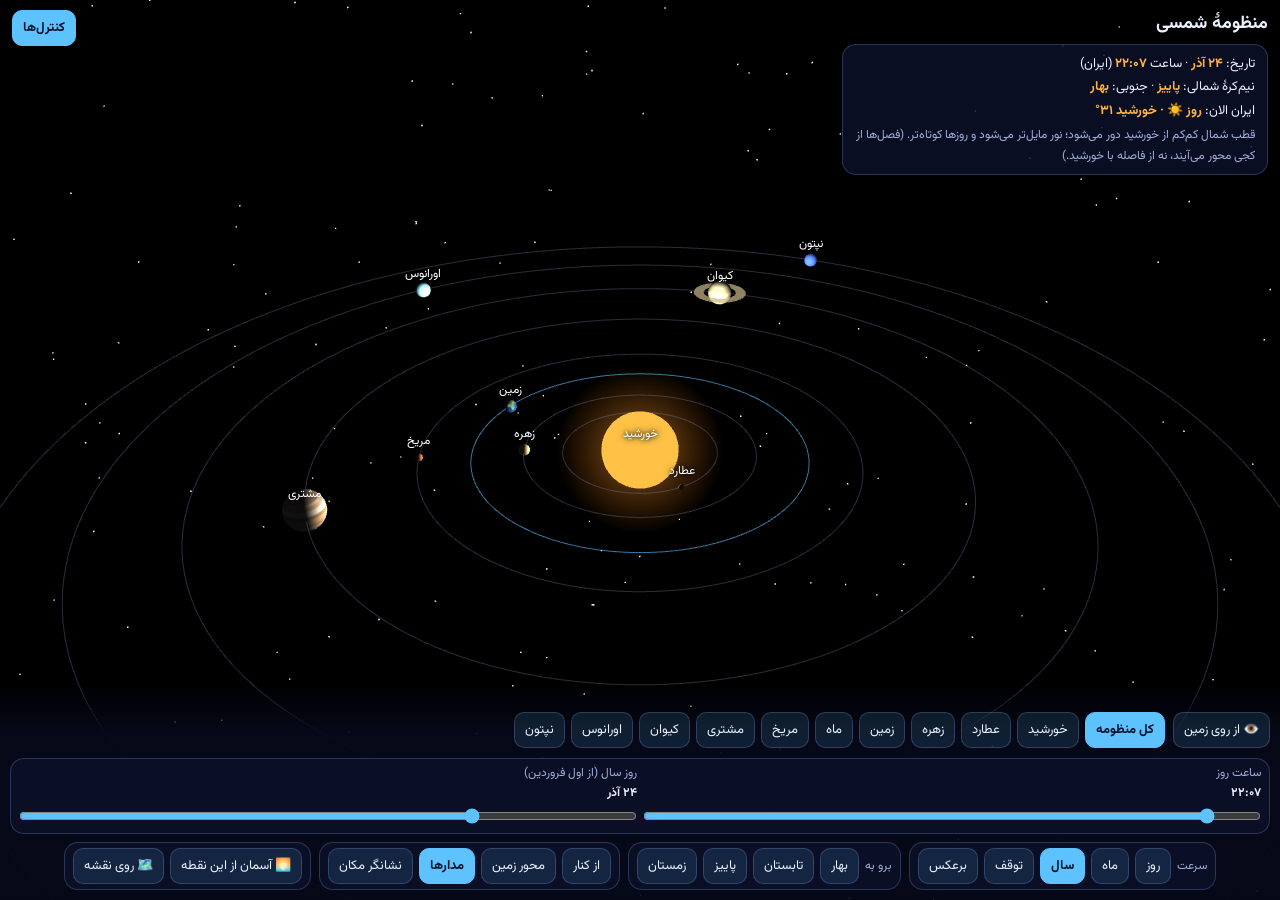
<file: modules/solar/index.html>
<!DOCTYPE html>
<html lang="fa" dir="rtl">
<head>
<meta charset="utf-8">
<style>@font-face{font-family:Vazirmatn;src:url(../../assets/fonts/vazirmatn-subset.woff2) format("woff2");font-weight:100 900;font-display:swap}</style>
<meta name="viewport" content="width=device-width, initial-scale=1, viewport-fit=cover">
<title>منظومهٔ شمسی سه‌بعدی</title>
<style>
:root{color-scheme:dark;--bg:#060919;--panel:rgba(12,17,42,.84);--line:rgba(160,185,255,.22);--text:#eaf0ff;--dim:#9fb0d8;--sun:#ffb347;--sky:#5ec2ff;
box-sizing:border-box;padding-top:env(safe-area-inset-top,0px);padding-bottom:env(safe-area-inset-bottom,0px)}
html{scroll-padding-top:env(safe-area-inset-top,0px)}
html,body{height:100%;margin:0;background:var(--bg);color:var(--text);font-family:Vazirmatn,Tahoma,"Segoe UI",sans-serif;overflow:hidden}
canvas{position:fixed;inset:0;width:100%;height:100%;display:block;touch-action:none;cursor:grab}
.lbl{position:fixed;left:0;top:0;font-size:12px;color:#fff;text-shadow:0 0 4px #000,0 0 8px #000;pointer-events:none;white-space:nowrap}
#hud{position:fixed;top:calc(env(safe-area-inset-top,0px) + 10px);right:12px;display:flex;flex-direction:column;gap:6px;pointer-events:none;max-width:calc(100% - 70px)}
#hud h1{margin:0;font-size:18px}
#info{background:var(--panel);border:1px solid var(--line);border-radius:14px;padding:8px 12px;max-width:400px;line-height:1.8;font-size:13px}
#info b{color:var(--sun)}
#info .why{color:var(--dim);font-size:12px;line-height:1.7;margin-top:2px}
#tg{position:fixed;left:12px;top:calc(env(safe-area-inset-top,0px) + 10px);padding:6px 10px}
#bar{position:fixed;right:0;left:0;bottom:0;max-height:50vh;overflow-y:auto;padding:10px 10px calc(env(safe-area-inset-bottom,0px) + 10px);display:flex;flex-wrap:wrap;gap:8px;justify-content:center;background:linear-gradient(transparent,rgba(6,9,25,.92) 22%)}
#chips,#echips{display:flex;gap:6px;overflow-x:auto;width:100%;padding:18px 2px 2px;scrollbar-width:none}
#chips button,#echips button{flex:none}#bEarth{flex:none;margin-top:16px}#bEarth[aria-pressed=true]{background:#5ec2ff;color:#04121f;border-color:#5ec2ff}.lbl.dim{opacity:.5}
.grp{display:flex;gap:6px;align-items:center;flex-wrap:wrap;background:var(--panel);border:1px solid var(--line);border-radius:14px;padding:5px 8px}
.grp>span{font-size:12px;color:var(--dim)}
.sl{display:flex;flex-direction:column;gap:2px;font-size:12px;color:var(--dim);min-width:150px;flex:1}
.sl b{color:var(--text)}
input[type=range]{width:100%;accent-color:var(--sky);margin:4px 0}
button{font:inherit;font-size:13px;color:var(--text);background:rgba(94,194,255,.12);border:1px solid var(--line);border-radius:10px;padding:6px 10px;min-height:36px;cursor:pointer}
button:hover{background:rgba(94,194,255,.25)}
button[aria-pressed="true"],button.on{background:var(--sky);color:#04122a;border-color:var(--sky);font-weight:700}
button:focus-visible,input:focus-visible{outline:2px solid var(--sun);outline-offset:2px}
#top{display:flex;gap:6px;align-items:center;width:100%}#top #chips,#top #echips{width:auto;flex:1;min-width:0}#mt{display:none;flex:none;margin-top:16px}#more{display:contents}
@media(max-width:700px){#mt{display:block}#bar:not(.open) #more{display:none}#bar{max-height:42vh}}
</style>
</head>
<body>
<canvas id="c"></canvas>
<div id="labels"></div>
<div id="hud">
  <h1>منظومهٔ شمسی</h1>
  <div id="info">
    <div>تاریخ: <b id="date"></b> · ساعت <b id="clock"></b> (<span id="pn">ایران</span>)</div>
    <div>نیم‌کرهٔ شمالی: <b id="sN"></b> · جنوبی: <b id="sS"></b></div>
    <div><span id="pn2">ایران</span> الان: <b id="dn"></b></div>
    <div class="why" id="why"></div>
  </div>
</div>
<button id="tg" aria-pressed="true">کنترل‌ها</button>
<div id="bar">
  <div id="top"><button id="mt">⚙️ کنترل‌ها ▴</button><button id="bEarth" aria-pressed="false">👁️ از روی زمین</button><div id="chips"></div><div id="echips" style="display:none"></div></div>
  <div id="more">
  <div class="grp" style="flex:1 1 100%">
    <label class="sl">ساعت روز <b id="hl"></b><input id="hr" dir="ltr" type="range" min="0" max="24" step="0.05"></label>
    <label class="sl">روز سال (از اول فروردین) <b id="dl"></b><input id="dy" dir="ltr" type="range" min="0" max="364" step="1"></label>
  </div>
  <div class="grp"><span>سرعت</span><button id="s0">روز</button><button id="s1">ماه</button><button id="s2">سال</button><button id="sp" aria-pressed="false">توقف</button><button id="rev" aria-pressed="false">برعکس</button></div>
  <div class="grp"><span>برو به</span><button data-q="0">بهار</button><button data-q="1">تابستان</button><button data-q="2">پاییز</button><button data-q="3">زمستان</button></div>
  <div class="grp"><button id="vSide">از کنار</button><button id="tAxis" aria-pressed="false">محور زمین</button><button id="tOrb" aria-pressed="true">مدارها</button><button id="tIran" aria-pressed="false">نشانگر مکان</button></div>
  <div class="grp"><button id="toSky">🌅 آسمان از این نقطه</button><button id="toMap">🗺️ روی نقشه</button></div>
  </div>
</div>
<script src="../../assets/lib/three.min.js"></script>
<script src="../../assets/js/astro.js"></script><script src="../../assets/js/bridge.js"></script><script src="app.js"></script>
</body>
</html>
</file>
<file: assets/css/shell.css>
@font-face{font-family:Vazirmatn;src:url(../fonts/vazirmatn-subset.woff2) format('woff2');font-weight:100 900;font-display:swap}
:root{--bg:#0a0f1f;--panel:#111a33;--line:rgba(160,185,255,.18);--text:#eaf0ff;--dim:#9fb0d8;--acc:#ffb347;--sky:#5ec2ff;--rail:76px;--navh:58px}
*{box-sizing:border-box;-webkit-tap-highlight-color:transparent}
[hidden]{display:none!important}
html,body{height:100%;margin:0;background:var(--bg);color:var(--text);font-family:Vazirmatn,Tahoma,"Segoe UI",sans-serif;overflow:hidden;overscroll-behavior:none}
button,input{font:inherit;color:inherit}
button{cursor:pointer}
button:focus-visible,input:focus-visible,a:focus-visible{outline:2px solid var(--acc);outline-offset:2px}
#app{position:fixed;inset:0;display:flex;flex-direction:column-reverse;padding-top:env(safe-area-inset-top,0px)}
#stage{position:relative;flex:1;min-height:0;min-width:0}
#stage iframe{position:absolute;inset:0;width:100%;height:100%;border:0;background:var(--bg);visibility:hidden}
#stage iframe.on{visibility:visible}
#boot{position:absolute;inset:0;display:flex;flex-direction:column;align-items:center;justify-content:center;gap:8px;background:var(--bg);z-index:3}
.nm{color:var(--acc)}
#boot b{font-size:26px}#boot small{color:var(--dim)}
#boot img{animation:pulse 1.6s ease-in-out infinite}
@keyframes pulse{50%{transform:scale(.92);opacity:.7}}
#nav{flex:none;display:flex;background:rgba(10,15,31,.98);border-top:1px solid var(--line);padding:0 4px env(safe-area-inset-bottom,0px);z-index:5}
#nav button{flex:1;min-width:0;height:var(--navh);display:flex;flex-direction:column;align-items:center;justify-content:center;gap:3px;background:none;border:0;border-radius:12px;color:var(--dim);font-size:10.5px;line-height:1.2;transition:color .15s,background .15s}
#nav button span{max-width:100%;overflow:hidden;text-overflow:ellipsis;white-space:nowrap}
#nav svg{width:23px;height:23px;fill:none;stroke:currentColor;stroke-width:1.7;stroke-linecap:round;stroke-linejoin:round}
#nav button:hover{color:var(--text)}
#nav button[aria-current=page]{color:var(--acc);background:rgba(255,179,71,.1)}
#nav .sp,#nav .logo{display:none}
@media (min-width:900px),(orientation:landscape) and (max-height:520px){
  #app{flex-direction:row}
  #nav{flex-direction:column;width:var(--rail);border-top:0;border-inline-end:1px solid var(--line);padding:10px 6px;gap:4px}
  #nav button{flex:none;height:62px;font-size:11px}
  #nav .sp{display:block;flex:1}
  #nav .logo{display:block;margin:2px auto 10px}
  #nav{position:relative;z-index:25}
}
@media (orientation:landscape) and (max-height:520px){:root{--rail:56px}#nav{padding:6px 4px}#nav .logo,#nav button span{display:none}#nav button{height:44px}}
#sheet{position:fixed;inset:0;z-index:20;display:none}
#sheet.on{display:block}
#sheet .bd{position:absolute;inset:0;background:rgba(0,0,0,.5)}
#sheet .box{position:absolute;inset-inline:0;bottom:0;max-height:82%;overflow:auto;background:var(--panel);border:1px solid var(--line);border-bottom:0;border-radius:20px 20px 0 0;padding:16px 16px calc(16px + env(safe-area-inset-bottom,0px));box-shadow:0 -8px 30px rgba(0,0,0,.5)}
@media (min-width:900px),(orientation:landscape) and (max-height:520px){
  #sheet .box{inset-inline:auto;inset-inline-start:calc(var(--rail) + 12px);bottom:12px;width:min(410px,calc(100% - var(--rail) - 24px));max-height:calc(100% - 24px);border:1px solid var(--line);border-radius:18px}
}
#sheet h2{margin:0 0 8px;font-size:17px}
#cur{background:rgba(94,194,255,.08);border:1px solid var(--line);border-radius:14px;padding:10px 12px;line-height:1.8;font-size:14px}
#cur b{font-size:17px;color:var(--acc)}#cur small{display:block;color:var(--dim)}
.row{display:flex;gap:8px;margin:10px 0 4px}
.row button,#install{flex:1;background:rgba(94,194,255,.14);border:1px solid var(--line);border-radius:12px;padding:9px 6px;min-height:42px}
.row button:hover,#install:hover{background:rgba(94,194,255,.28)}
.note{color:var(--dim);font-size:12px;line-height:1.8;margin:6px 2px 12px}
.srch{display:flex;gap:8px}
#q{flex:1;min-width:0;background:rgba(255,255,255,.07);border:1px solid var(--line);border-radius:12px;padding:10px 14px;font-size:15px}
#q::placeholder{color:var(--dim)}
#gps{width:46px;border-radius:12px;border:1px solid var(--line);background:rgba(255,179,71,.14);font-size:18px}
#res{margin-top:8px;display:flex;flex-direction:column}
#res button{display:flex;justify-content:space-between;align-items:center;gap:10px;text-align:start;background:none;border:0;border-bottom:1px solid var(--line);padding:10px 4px;font-size:15px}
#res button:hover,#res button:focus-visible{background:rgba(94,194,255,.12)}
#res small{color:var(--dim);font-size:12px;white-space:nowrap}
#res p{color:var(--dim);text-align:center;margin:12px 0}
dialog{width:calc(100% - 24px);max-width:520px;max-height:calc(100% - 28px);padding:0;border:1px solid var(--line);border-radius:20px;background:var(--panel);color:var(--text);overflow:auto}
dialog::backdrop{background:rgba(0,0,0,.6)}
dialog .x{position:absolute;top:10px;inset-inline-start:10px;width:34px;height:34px;border-radius:50%;border:0;background:rgba(255,255,255,.1)}
.ab{padding:24px 20px 20px;text-align:center;line-height:1.9;font-size:14px}
.ab h2{margin:6px 0 0;font-size:24px}.ab p{margin:8px 0}.ab ul{text-align:start;padding-inline-start:20px;margin:8px 0}
.dim{color:var(--dim)}.small{font-size:12px}
.by{margin:14px 0;padding:12px;border-radius:14px;background:rgba(255,179,71,.1);border:1px solid rgba(255,179,71,.3);display:flex;flex-direction:column;gap:2px}
.by b{font-size:19px;color:var(--acc)}.by a{color:var(--sky);font-weight:600;text-decoration:none}.by a:hover{text-decoration:underline}
.chg{text-align:start;margin:6px 0 10px;font-size:13px}.chg summary{cursor:pointer;color:var(--sky);text-align:center}.chg h4{margin:10px 0 2px;color:var(--acc)}.chg ul{margin:2px 0;padding-inline-start:20px}
.st{margin:10px 0;padding:8px 12px;border-radius:12px;background:rgba(255,255,255,.06)}
#install{width:100%;flex:none;margin:4px 0}
#toast{position:fixed;inset-inline:0;bottom:calc(var(--navh) + 18px + env(safe-area-inset-bottom,0px));margin:auto;width:fit-content;max-width:calc(100% - 32px);background:rgba(17,26,51,.96);border:1px solid var(--line);border-radius:14px;padding:8px 16px;font-size:14px;z-index:30}
@media (min-width:900px),(orientation:landscape) and (max-height:520px){#toast{bottom:20px}}
@media (prefers-reduced-motion:reduce){#boot img{animation:none}}
</file>
